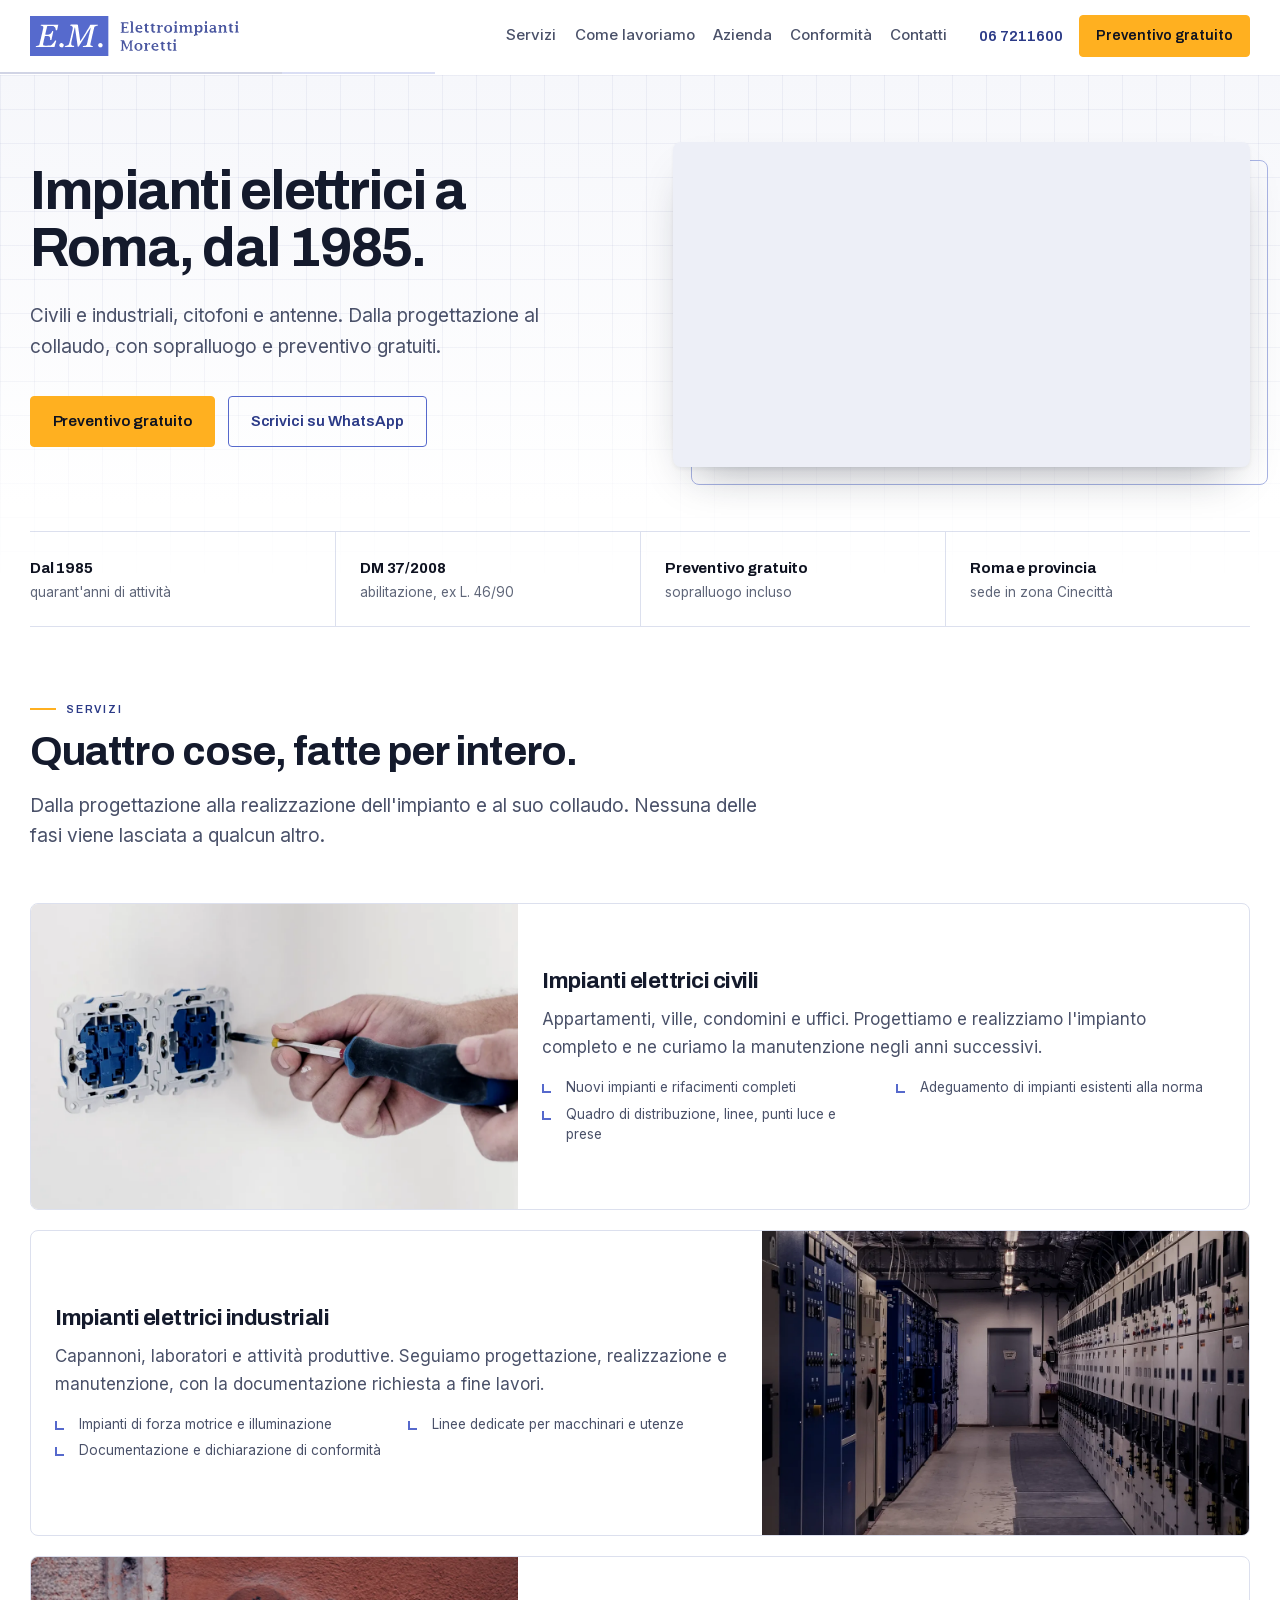
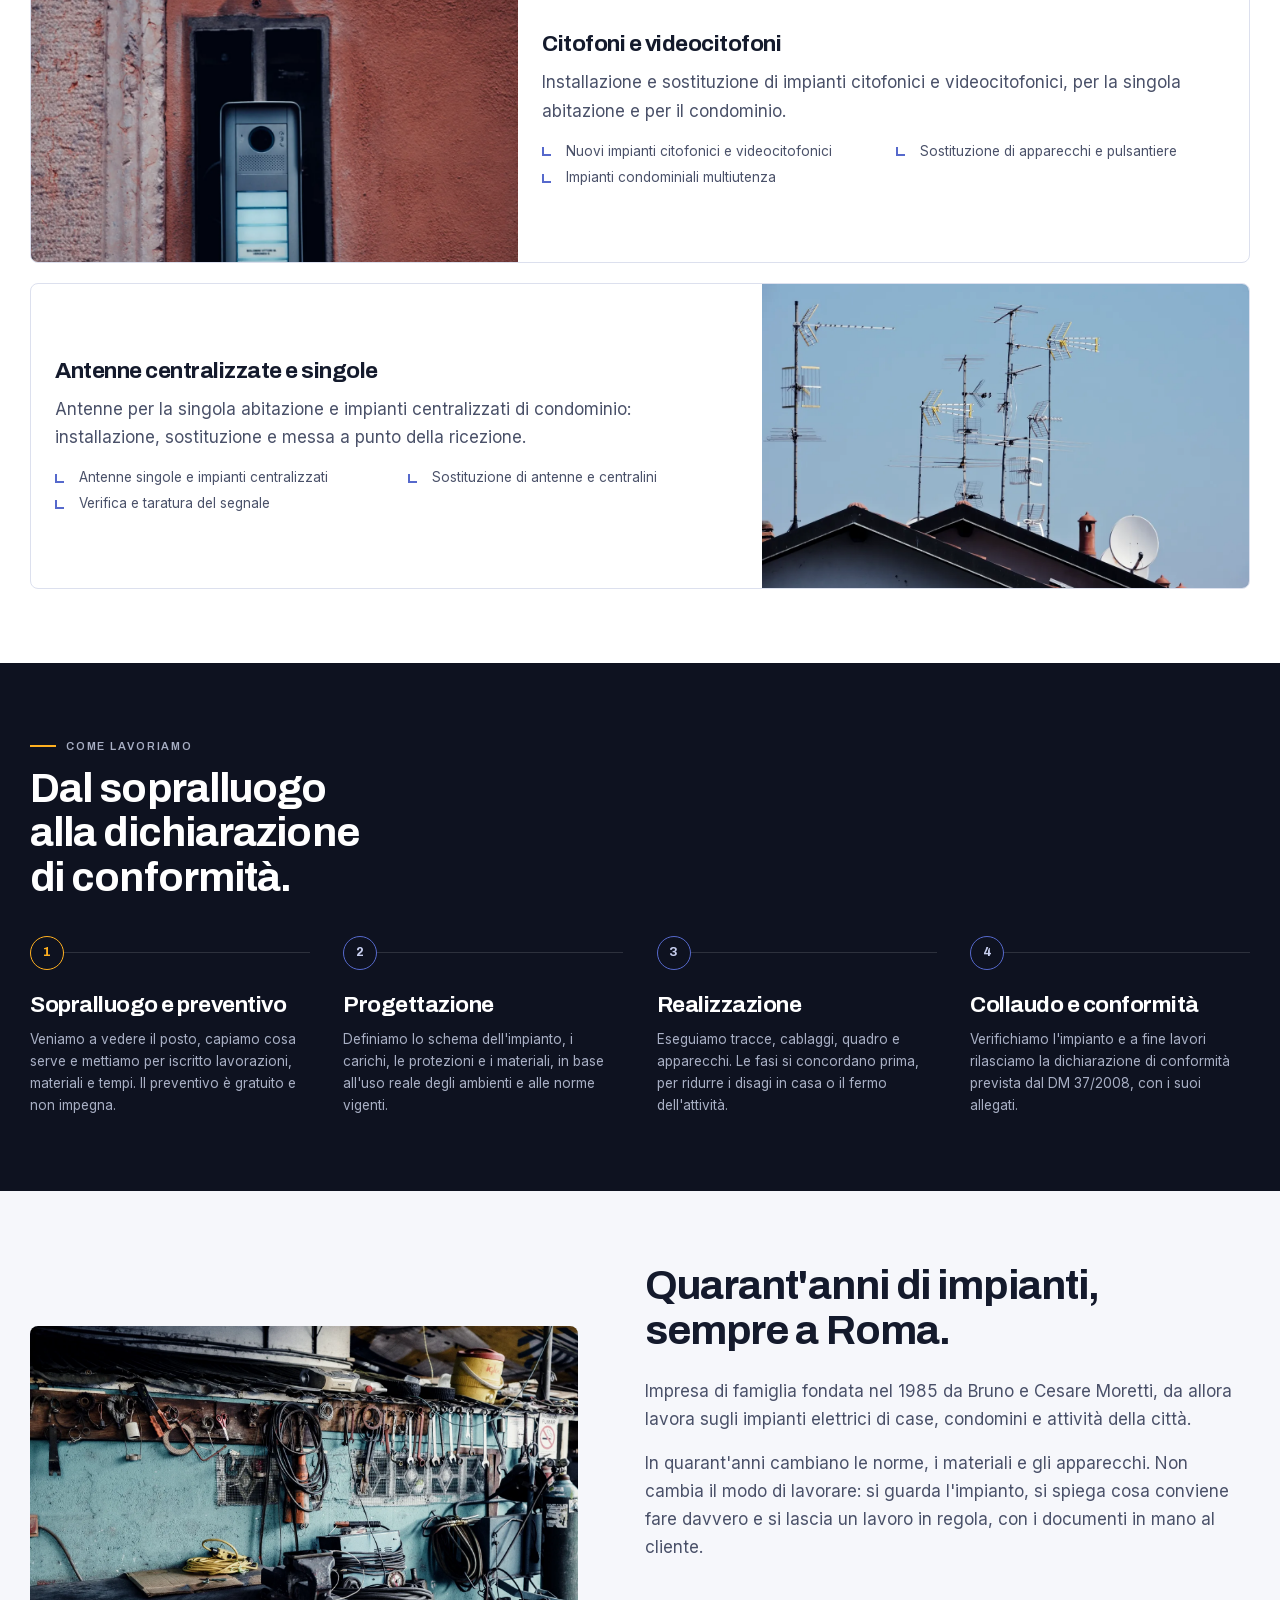
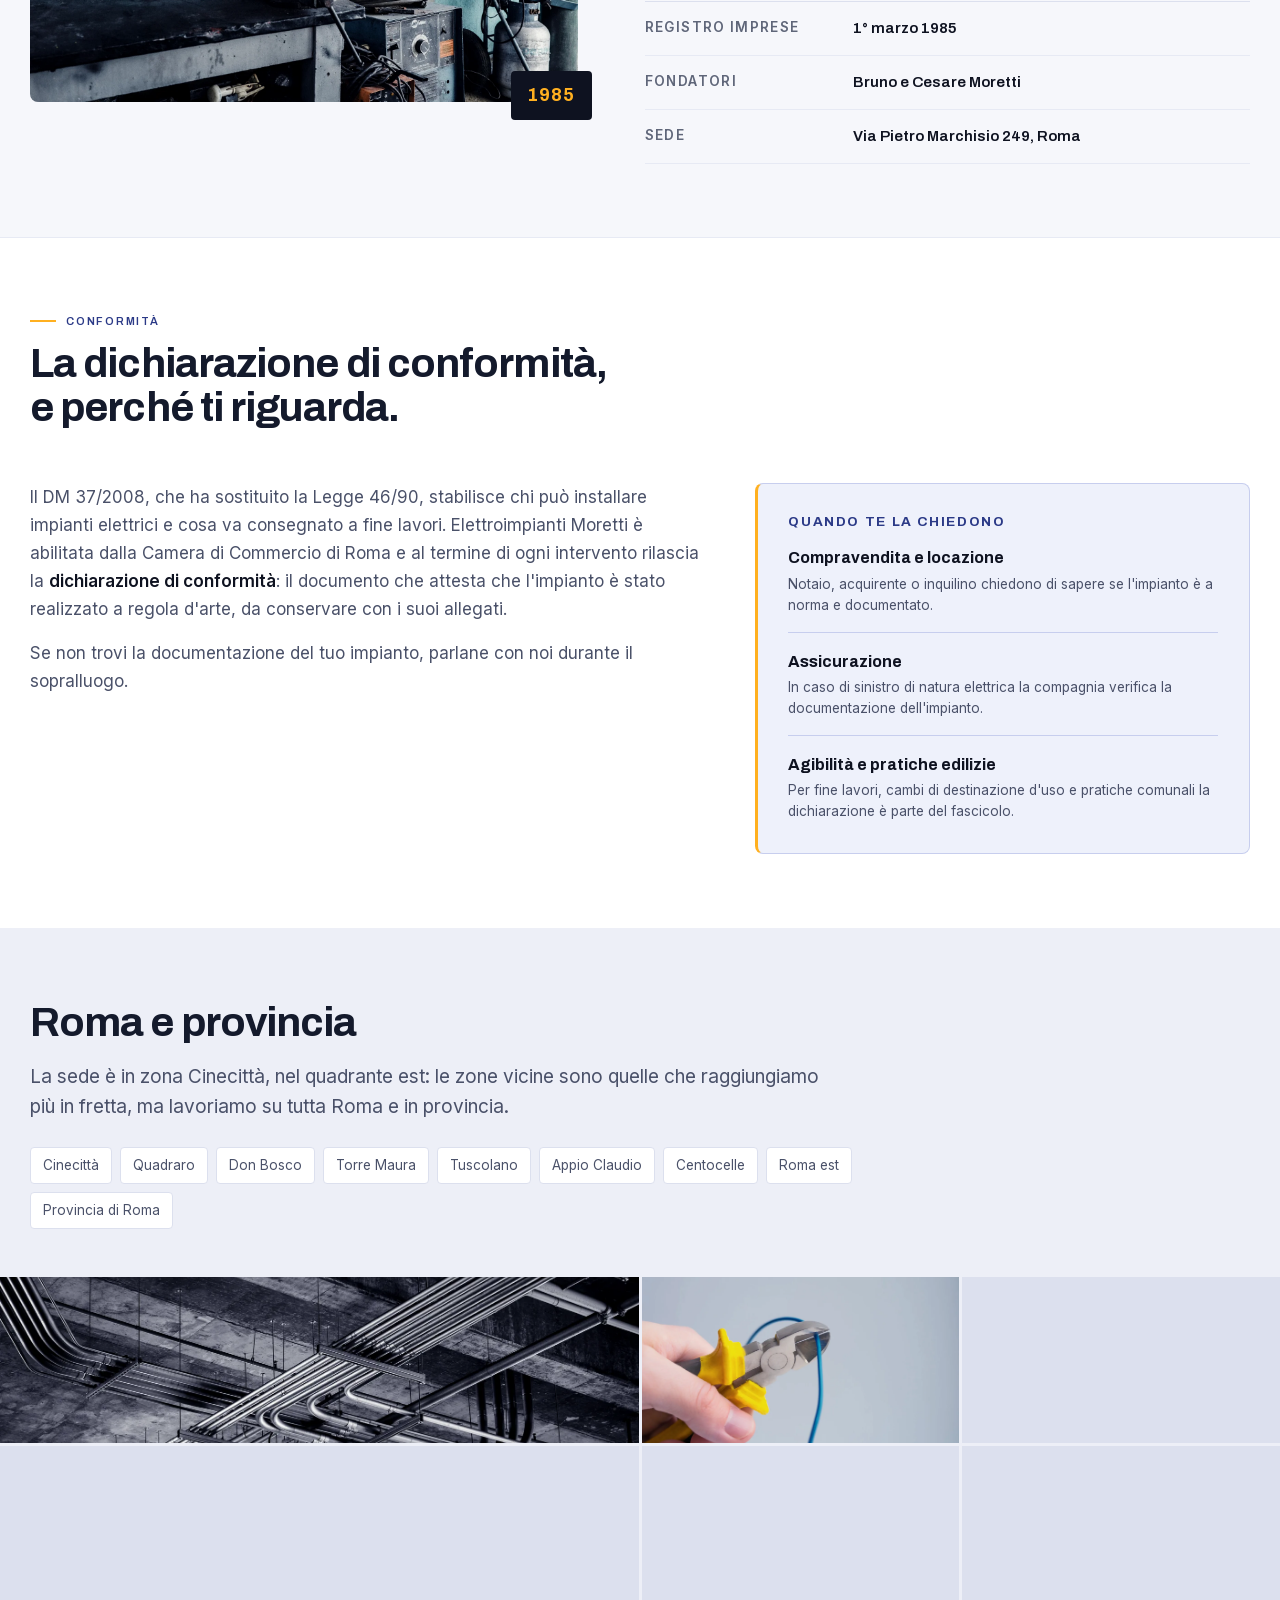
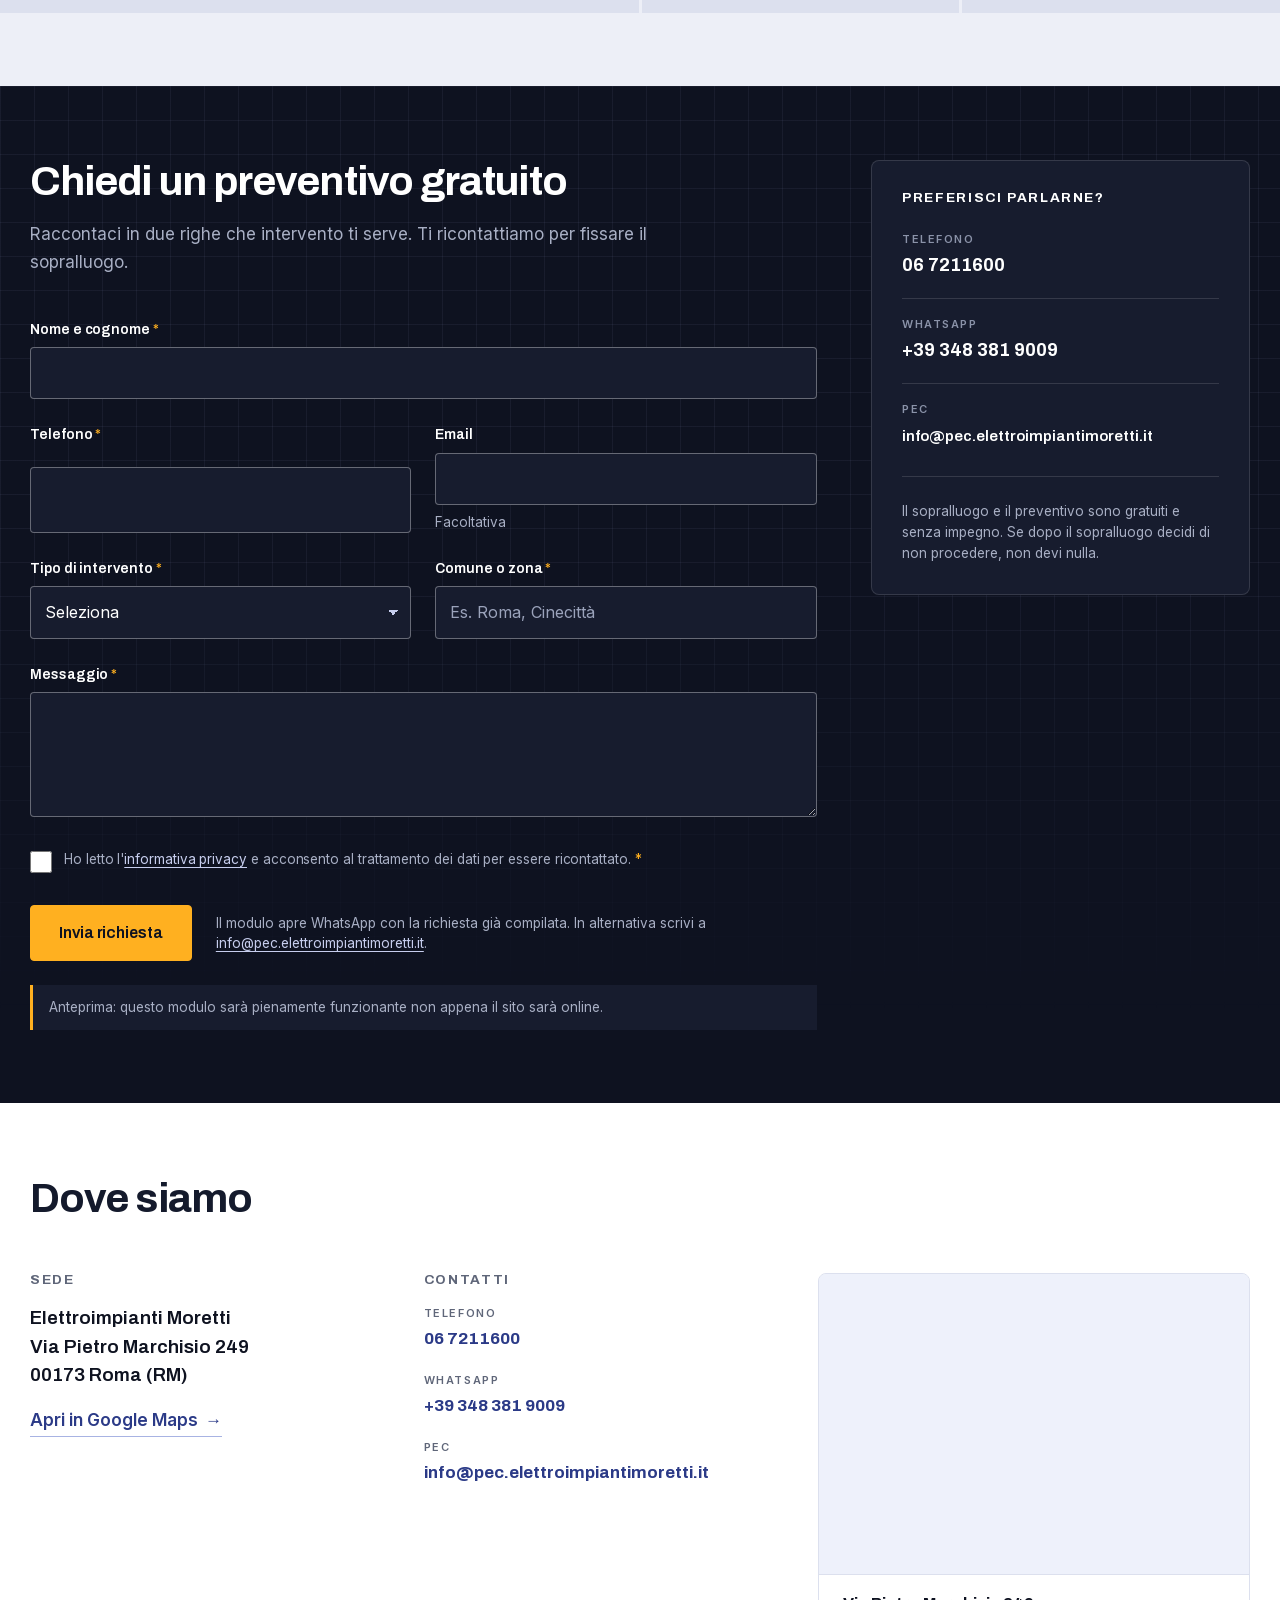
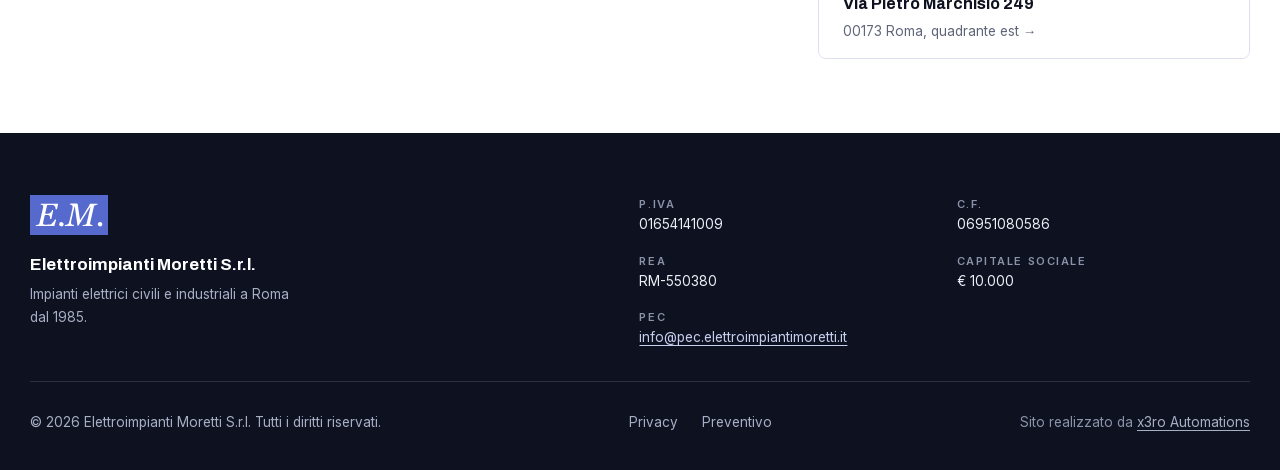
<file: docs/index.html>
<!DOCTYPE html>
<html lang="it" class="no-js">
<head>
<meta charset="utf-8">
<meta name="viewport" content="width=device-width, initial-scale=1">
<title>Impianti elettrici a Roma dal 1985 | Elettroimpianti Moretti</title>
<meta name="description" content="Impianti elettrici civili e industriali, citofoni, videocitofoni e antenne a Roma e provincia. Dalla progettazione al collaudo, con dichiarazione di conformità DM 37/2008. Preventivo gratuito.">
<meta name="robots" content="noindex, nofollow">
<!-- canonical points at the client domain: correct at go-live, inert while the preview is noindex -->
<link rel="canonical" href="https://www.elettroimpiantimoretti.it/">
<meta name="theme-color" content="#0E1220">
<meta name="format-detection" content="telephone=yes">

<meta property="og:type" content="website">
<meta property="og:locale" content="it_IT">
<meta property="og:site_name" content="Elettroimpianti Moretti">
<meta property="og:title" content="Impianti elettrici a Roma dal 1985 | Elettroimpianti Moretti">
<meta property="og:description" content="Impianti elettrici civili e industriali, citofoni e antenne a Roma e provincia. Dalla progettazione al collaudo. Preventivo gratuito.">
<meta property="og:url" content="https://www.elettroimpiantimoretti.it/">
<meta property="og:image" content="https://www.elettroimpiantimoretti.it/assets/img/og.jpg">
<meta property="og:image:width" content="1200">
<meta property="og:image:height" content="630">
<meta property="og:image:alt" content="Elettroimpianti Moretti, impianti elettrici a Roma dal 1985">
<meta name="twitter:card" content="summary_large_image">
<meta name="twitter:title" content="Impianti elettrici a Roma dal 1985 | Elettroimpianti Moretti">
<meta name="twitter:description" content="Impianti elettrici civili e industriali, citofoni e antenne a Roma e provincia. Preventivo gratuito.">
<meta name="twitter:image" content="https://www.elettroimpiantimoretti.it/assets/img/og.jpg">

<link rel="icon" href="assets/img/favicon.svg" type="image/svg+xml">
<link rel="apple-touch-icon" href="assets/img/favicon.svg">
<link rel="stylesheet" href="assets/css/fonts.css">
<link rel="stylesheet" href="assets/css/site.css">
<link rel="preload" as="image" href="assets/img/hero.webp" media="(min-width: 768px)">

<!-- Set in <head>, before first paint: reveal styles must never be gated by a script at the end of <body>. -->
<script>document.documentElement.className = document.documentElement.className.replace(/\bno-js\b/, 'js');</script>

<script type="application/ld+json">
{
  "@context": "https://schema.org",
  "@type": "Electrician",
  "@id": "https://www.elettroimpiantimoretti.it/#azienda",
  "name": "Elettroimpianti Moretti",
  "legalName": "ELETTROIMPIANTI MORETTI S.R.L.",
  "url": "https://www.elettroimpiantimoretti.it/",
  "image": "https://www.elettroimpiantimoretti.it/assets/img/og.jpg",
  "logo": "https://www.elettroimpiantimoretti.it/assets/img/logo.svg",
  "telephone": "+39 06 7211600",
  "email": "info@pec.elettroimpiantimoretti.it",
  "vatID": "IT01654141009",
  "taxID": "06951080586",
  "foundingDate": "1985-03-01",
  "hasMap": "https://maps.app.goo.gl/mHfFU9xuK7F9T9P78",
  "address": {
    "@type": "PostalAddress",
    "streetAddress": "Via Pietro Marchisio 249",
    "postalCode": "00173",
    "addressLocality": "Roma",
    "addressRegion": "RM",
    "addressCountry": "IT"
  },
  "areaServed": [
    { "@type": "City", "name": "Roma" },
    { "@type": "AdministrativeArea", "name": "Provincia di Roma" }
  ],
  "knowsLanguage": "it",
  "hasOfferCatalog": {
    "@type": "OfferCatalog",
    "name": "Servizi",
    "itemListElement": [
      { "@type": "Offer", "itemOffered": { "@type": "Service", "name": "Impianti elettrici civili" } },
      { "@type": "Offer", "itemOffered": { "@type": "Service", "name": "Impianti elettrici industriali" } },
      { "@type": "Offer", "itemOffered": { "@type": "Service", "name": "Citofoni e videocitofoni" } },
      { "@type": "Offer", "itemOffered": { "@type": "Service", "name": "Impianti di antenne centralizzate e singole" } }
    ]
  }
}
</script>
</head>
<body>

<a class="skip-link" href="#main">Vai al contenuto</a>

<header class="site-header" id="site-header" data-header>
  <div class="shell header-inner">
    <a class="brand" href="#top" aria-label="Elettroimpianti Moretti, torna all'inizio">
      <img src="assets/img/logo-lockup.svg" alt="Elettroimpianti Moretti" width="234" height="44" class="brand-lockup">
    </a>

    <nav class="nav" id="nav" aria-label="Menu principale">
      <ul class="nav-list">
        <li><a href="#servizi">Servizi</a></li>
        <li><a href="#processo">Come lavoriamo</a></li>
        <li><a href="#azienda">Azienda</a></li>
        <li><a href="#conformita">Conformità</a></li>
        <li><a href="#contatti">Contatti</a></li>
      </ul>
      <div class="nav-actions">
        <a class="nav-tel" href="tel:+39067211600">06 7211600</a>
        <a class="btn btn-primary btn-sm" href="#preventivo">Preventivo gratuito</a>
      </div>
    </nav>

    <button class="nav-toggle" id="nav-toggle" type="button" aria-expanded="false" aria-controls="nav">
      <span class="nav-toggle-bars" aria-hidden="true"><span></span><span></span><span></span></span>
      <span class="nav-toggle-label">Menu</span>
    </button>
  </div>
  <div class="header-trace" aria-hidden="true"></div>
</header>

<span id="top"></span>
<div id="header-sentinel" aria-hidden="true"></div>

<main id="main">

  <!-- ======================= HERO ======================= -->
  <section class="hero" aria-labelledby="hero-title">
    <div class="grid-paper" aria-hidden="true"></div>
    <div class="shell hero-inner">
      <div class="hero-copy">
        <h1 id="hero-title">Impianti elettrici a Roma, dal&nbsp;1985.</h1>
        <p class="hero-sub">Civili e industriali, citofoni e antenne. Dalla progettazione al collaudo, con sopralluogo e preventivo gratuiti.</p>
        <div class="hero-cta">
          <a class="btn btn-primary" href="#preventivo">Preventivo gratuito</a>
          <a class="btn btn-ghost" href="https://wa.me/393483819009" rel="noopener">Scrivici su WhatsApp</a>
        </div>
      </div>

      <div class="hero-media">
        <picture>
          <source media="(max-width: 767px)" srcset="assets/img/hero-mobile.webp" width="1000" height="1400">
          <img src="assets/img/hero.webp" alt="Elettricista al lavoro su un quadro elettrico durante la realizzazione di un impianto" width="2000" height="1125" decoding="async" fetchpriority="high">
        </picture>
      </div>
    </div>

    <div class="shell">
      <ul class="trust-strip">
        <li><span class="trust-k">Dal 1985</span><span class="trust-v">quarant'anni di attività</span></li>
        <li><span class="trust-k">DM 37/2008</span><span class="trust-v">abilitazione, ex L. 46/90</span></li>
        <li><span class="trust-k">Preventivo gratuito</span><span class="trust-v">sopralluogo incluso</span></li>
        <li><span class="trust-k">Roma e provincia</span><span class="trust-v">sede in zona Cinecittà</span></li>
      </ul>
    </div>
  </section>

  <!-- ======================= SERVIZI ======================= -->
  <section class="section section-white" id="servizi" aria-labelledby="servizi-title">
    <div class="shell">
      <div class="section-head">
        <p class="eyebrow">Servizi</p>
        <h2 id="servizi-title">Quattro cose, fatte per intero.</h2>
        <p class="lede">Dalla progettazione alla realizzazione dell'impianto e al suo collaudo. Nessuna delle fasi viene lasciata a qualcun altro.</p>
      </div>

      <div class="srv-grid" data-reveal-group>
        <article class="srv-card" data-reveal>
          <div class="srv-media">
            <img src="assets/img/srv-civili.webp" alt="Punti presa e cablaggi di un impianto elettrico civile in un appartamento" width="1200" height="900" loading="lazy" decoding="async">
          </div>
          <div class="srv-body">
            <h3>Impianti elettrici civili</h3>
            <p>Appartamenti, ville, condomini e uffici. Progettiamo e realizziamo l'impianto completo e ne curiamo la manutenzione negli anni successivi.</p>
            <ul class="ticks">
              <li>Nuovi impianti e rifacimenti completi</li>
              <li>Adeguamento di impianti esistenti alla norma</li>
              <li>Quadro di distribuzione, linee, punti luce e prese</li>
            </ul>
          </div>
        </article>

        <article class="srv-card" data-reveal>
          <div class="srv-media">
            <img src="assets/img/srv-industriali.webp" alt="Quadro elettrico industriale e canaline di distribuzione in un capannone" width="1200" height="900" loading="lazy" decoding="async">
          </div>
          <div class="srv-body">
            <h3>Impianti elettrici industriali</h3>
            <p>Capannoni, laboratori e attività produttive. Seguiamo progettazione, realizzazione e manutenzione, con la documentazione richiesta a fine lavori.</p>
            <ul class="ticks">
              <li>Impianti di forza motrice e illuminazione</li>
              <li>Linee dedicate per macchinari e utenze</li>
              <li>Documentazione e dichiarazione di conformità</li>
            </ul>
          </div>
        </article>

        <article class="srv-card" data-reveal>
          <div class="srv-media">
            <img src="assets/img/srv-citofoni.webp" alt="Pulsantiera di un videocitofono condominiale installata a muro" width="1200" height="900" loading="lazy" decoding="async">
          </div>
          <div class="srv-body">
            <h3>Citofoni e videocitofoni</h3>
            <p>Installazione e sostituzione di impianti citofonici e videocitofonici, per la singola abitazione e per il condominio.</p>
            <ul class="ticks">
              <li>Nuovi impianti citofonici e videocitofonici</li>
              <li>Sostituzione di apparecchi e pulsantiere</li>
              <li>Impianti condominiali multiutenza</li>
            </ul>
          </div>
        </article>

        <article class="srv-card" data-reveal>
          <div class="srv-media">
            <img src="assets/img/srv-antenne.webp" alt="Antenna televisiva centralizzata installata sul tetto di un edificio a Roma" width="1200" height="900" loading="lazy" decoding="async">
          </div>
          <div class="srv-body">
            <h3>Antenne centralizzate e singole</h3>
            <p>Antenne per la singola abitazione e impianti centralizzati di condominio: installazione, sostituzione e messa a punto della ricezione.</p>
            <ul class="ticks">
              <li>Antenne singole e impianti centralizzati</li>
              <li>Sostituzione di antenne e centralini</li>
              <li>Verifica e taratura del segnale</li>
            </ul>
          </div>
        </article>
      </div>
    </div>
  </section>

  <!-- ======================= PROCESSO ======================= -->
  <section class="section section-ink" id="processo" aria-labelledby="processo-title">
    <div class="shell">
      <div class="section-head section-head-ink">
        <p class="eyebrow eyebrow-ink">Come lavoriamo</p>
        <h2 id="processo-title">Dal sopralluogo alla dichiarazione di conformità.</h2>
      </div>

      <ol class="steps" data-reveal-group>
        <li class="step" data-reveal>
          <span class="step-node" aria-hidden="true">1</span>
          <h3>Sopralluogo e preventivo</h3>
          <p>Veniamo a vedere il posto, capiamo cosa serve e mettiamo per iscritto lavorazioni, materiali e tempi. Il preventivo è gratuito e non impegna.</p>
        </li>
        <li class="step" data-reveal>
          <span class="step-node" aria-hidden="true">2</span>
          <h3>Progettazione</h3>
          <p>Definiamo lo schema dell'impianto, i carichi, le protezioni e i materiali, in base all'uso reale degli ambienti e alle norme vigenti.</p>
        </li>
        <li class="step" data-reveal>
          <span class="step-node" aria-hidden="true">3</span>
          <h3>Realizzazione</h3>
          <p>Eseguiamo tracce, cablaggi, quadro e apparecchi. Le fasi si concordano prima, per ridurre i disagi in casa o il fermo dell'attività.</p>
        </li>
        <li class="step" data-reveal>
          <span class="step-node" aria-hidden="true">4</span>
          <h3>Collaudo e conformità</h3>
          <p>Verifichiamo l'impianto e a fine lavori rilasciamo la dichiarazione di conformità prevista dal DM 37/2008, con i suoi allegati.</p>
        </li>
      </ol>
    </div>
  </section>

  <!-- ======================= AZIENDA ======================= -->
  <section class="section section-paper" id="azienda" aria-labelledby="azienda-title">
    <div class="shell azienda">
      <div class="azienda-media" data-reveal>
        <img src="assets/img/azienda.webp" alt="Furgone e attrezzatura da elettricista davanti a un cantiere a Roma" width="1600" height="1100" loading="lazy" decoding="async">
      </div>
      <div class="azienda-copy" data-reveal>
        <h2 id="azienda-title">Quarant'anni di impianti, sempre a Roma.</h2>
        <p>Impresa di famiglia fondata nel 1985 da Bruno e Cesare Moretti, da allora lavora sugli impianti elettrici di case, condomini e attività della città.</p>
        <p>In quarant'anni cambiano le norme, i materiali e gli apparecchi. Non cambia il modo di lavorare: si guarda l'impianto, si spiega cosa conviene fare davvero e si lascia un lavoro in regola, con i documenti in mano al cliente.</p>
        <dl class="facts">
          <div class="fact"><dt>Registro Imprese</dt><dd>1° marzo 1985</dd></div>
          <div class="fact"><dt>Fondatori</dt><dd>Bruno e Cesare Moretti</dd></div>
          <div class="fact"><dt>Sede</dt><dd>Via Pietro Marchisio 249, Roma</dd></div>
        </dl>
      </div>
    </div>
  </section>

  <!-- ======================= CONFORMITÀ ======================= -->
  <section class="section section-white" id="conformita" aria-labelledby="conformita-title">
    <div class="shell">
      <div class="section-head">
        <p class="eyebrow">Conformità</p>
        <h2 id="conformita-title">La dichiarazione di conformità, e perché ti riguarda.</h2>
      </div>

      <div class="conf-layout">
        <div class="conf-prose" data-reveal>
          <p>Il DM 37/2008, che ha sostituito la Legge 46/90, stabilisce chi può installare impianti elettrici e cosa va consegnato a fine lavori. Elettroimpianti Moretti è abilitata dalla Camera di Commercio di Roma e al termine di ogni intervento rilascia la <strong>dichiarazione di conformità</strong>: il documento che attesta che l'impianto è stato realizzato a regola d'arte, da conservare con i suoi allegati.</p>
          <p>Se non trovi la documentazione del tuo impianto, parlane con noi durante il sopralluogo.</p>
        </div>

        <aside class="conf-side" data-reveal>
          <h3 class="conf-side-title">Quando te la chiedono</h3>
          <ul class="conf-cases">
            <li>
              <span class="conf-case-k">Compravendita e locazione</span>
              <span class="conf-case-v">Notaio, acquirente o inquilino chiedono di sapere se l'impianto è a norma e documentato.</span>
            </li>
            <li>
              <span class="conf-case-k">Assicurazione</span>
              <span class="conf-case-v">In caso di sinistro di natura elettrica la compagnia verifica la documentazione dell'impianto.</span>
            </li>
            <li>
              <span class="conf-case-k">Agibilità e pratiche edilizie</span>
              <span class="conf-case-v">Per fine lavori, cambi di destinazione d'uso e pratiche comunali la dichiarazione è parte del fascicolo.</span>
            </li>
          </ul>
        </aside>
      </div>
    </div>
  </section>

  <!-- ======================= ZONA SERVITA ======================= -->
  <section class="section section-tint" id="zona" aria-labelledby="zona-title">
    <div class="shell">
      <div class="zona-head">
        <h2 id="zona-title">Roma e provincia</h2>
        <p class="lede">La sede è in zona Cinecittà, nel quadrante est: le zone vicine sono quelle che raggiungiamo più in fretta, ma lavoriamo su tutta Roma e in provincia.</p>
        <ul class="zone-tags">
          <li>Cinecittà</li>
          <li>Quadraro</li>
          <li>Don Bosco</li>
          <li>Torre Maura</li>
          <li>Tuscolano</li>
          <li>Appio Claudio</li>
          <li>Centocelle</li>
          <li>Roma est</li>
          <li>Provincia di Roma</li>
        </ul>
      </div>
    </div>

    <div class="gallery" data-reveal-group>
      <figure data-reveal><img src="assets/img/work-01.webp" alt="Cavi elettrici ordinati dentro una canalina a parete" width="1400" height="1050" loading="lazy" decoding="async"></figure>
      <figure data-reveal><img src="assets/img/work-02.webp" alt="Quadro elettrico civile con interruttori magnetotermici in fila" width="1400" height="1050" loading="lazy" decoding="async"></figure>
      <figure data-reveal><img src="assets/img/work-03.webp" alt="Tracce a muro predisposte per il passaggio dei corrugati" width="1400" height="1050" loading="lazy" decoding="async"></figure>
      <figure data-reveal><img src="assets/img/work-04.webp" alt="Corpi illuminanti a soffitto in un ambiente di lavoro" width="1400" height="1050" loading="lazy" decoding="async"></figure>
      <figure data-reveal><img src="assets/img/work-05.webp" alt="Strumento di misura collegato a un impianto durante le verifiche" width="1400" height="1050" loading="lazy" decoding="async"></figure>
      <figure data-reveal><img src="assets/img/work-06.webp" alt="Palazzina romana con impianto di antenna centralizzata sul tetto" width="1400" height="1050" loading="lazy" decoding="async"></figure>
    </div>
  </section>

  <!-- ======================= PREVENTIVO ======================= -->
  <section class="section section-ink" id="preventivo" aria-labelledby="preventivo-title">
    <div class="grid-paper grid-paper-ink" aria-hidden="true"></div>
    <div class="shell prev-layout">

      <div class="prev-form-wrap">
        <h2 id="preventivo-title">Chiedi un preventivo gratuito</h2>
        <p class="prev-sub">Raccontaci in due righe che intervento ti serve. Ti ricontattiamo per fissare il sopralluogo.</p>

        <form class="form" id="quote-form" novalidate>
          <div class="field">
            <label for="f-nome">Nome e cognome <span class="req" aria-hidden="true">*</span></label>
            <input type="text" id="f-nome" name="nome" autocomplete="name" required aria-describedby="e-nome">
            <p class="err" id="e-nome" hidden></p>
          </div>

          <div class="field-row">
            <div class="field">
              <label for="f-tel">Telefono <span class="req" aria-hidden="true">*</span></label>
              <input type="tel" id="f-tel" name="telefono" inputmode="tel" autocomplete="tel" required aria-describedby="e-tel">
              <p class="err" id="e-tel" hidden></p>
            </div>
            <div class="field">
              <label for="f-email">Email</label>
              <input type="email" id="f-email" name="email" autocomplete="email" aria-describedby="e-email h-email">
              <p class="hint" id="h-email">Facoltativa</p>
              <p class="err" id="e-email" hidden></p>
            </div>
          </div>

          <div class="field-row">
            <div class="field">
              <label for="f-tipo">Tipo di intervento <span class="req" aria-hidden="true">*</span></label>
              <select id="f-tipo" name="tipo" required aria-describedby="e-tipo">
                <option value="">Seleziona</option>
                <option>Impianto elettrico civile</option>
                <option>Impianto elettrico industriale</option>
                <option>Citofono o videocitofono</option>
                <option>Antenna singola o centralizzata</option>
                <option>Altro</option>
              </select>
              <p class="err" id="e-tipo" hidden></p>
            </div>
            <div class="field">
              <label for="f-zona">Comune o zona <span class="req" aria-hidden="true">*</span></label>
              <input type="text" id="f-zona" name="zona" placeholder="Es. Roma, Cinecittà" required aria-describedby="e-zona">
              <p class="err" id="e-zona" hidden></p>
            </div>
          </div>

          <div class="field">
            <label for="f-msg">Messaggio <span class="req" aria-hidden="true">*</span></label>
            <textarea id="f-msg" name="messaggio" rows="4" required aria-describedby="e-msg"></textarea>
            <p class="err" id="e-msg" hidden></p>
          </div>

          <div class="field field-check">
            <input type="checkbox" id="f-privacy" name="privacy" required aria-describedby="e-privacy">
            <label for="f-privacy">Ho letto l'<a href="privacy.html">informativa privacy</a> e acconsento al trattamento dei dati per essere ricontattato. <span class="req" aria-hidden="true">*</span></label>
            <p class="err" id="e-privacy" hidden></p>
          </div>

          <div class="form-foot">
            <button class="btn btn-primary btn-lg" type="submit">Invia richiesta</button>
            <p class="form-note" id="form-status" role="status">Il modulo apre WhatsApp con la richiesta già compilata. In alternativa scrivi a <a href="mailto:info@pec.elettroimpiantimoretti.it">info@pec.elettroimpiantimoretti.it</a>.</p>
          </div>
        </form>

        <p class="form-preview-note">Anteprima: questo modulo sarà pienamente funzionante non appena il sito sarà online.</p>
      </div>

      <aside class="prev-side">
        <h3 class="prev-side-title">Preferisci parlarne?</h3>
        <ul class="prev-contacts">
          <li><span class="k">Telefono</span><a class="v" href="tel:+39067211600">06 7211600</a></li>
          <li><span class="k">WhatsApp</span><a class="v" href="https://wa.me/393483819009" rel="noopener">+39 348 381 9009</a></li>
          <li><span class="k">PEC</span><a class="v v-small" href="mailto:info@pec.elettroimpiantimoretti.it">info@pec.elettroimpiantimoretti.it</a></li>
        </ul>
        <div class="prev-side-note">
          <p>Il sopralluogo e il preventivo sono gratuiti e senza impegno. Se dopo il sopralluogo decidi di non procedere, non devi nulla.</p>
        </div>
      </aside>
    </div>
  </section>

  <!-- ======================= CONTATTI ======================= -->
  <section class="section section-white" id="contatti" aria-labelledby="contatti-title">
    <div class="shell">
      <div class="section-head">
        <h2 id="contatti-title">Dove siamo</h2>
      </div>

      <div class="contact-layout">
        <div class="contact-col" data-reveal>
          <h3 class="contact-k">Sede</h3>
          <address class="contact-address">
            Elettroimpianti Moretti<br>
            Via Pietro Marchisio 249<br>
            00173 Roma (RM)
          </address>
          <a class="link-arrow" href="https://maps.app.goo.gl/mHfFU9xuK7F9T9P78" rel="noopener">Apri in Google Maps</a>
        </div>

        <div class="contact-col" data-reveal>
          <h3 class="contact-k">Contatti</h3>
          <ul class="contact-list">
            <li><span>Telefono</span><a href="tel:+39067211600">06 7211600</a></li>
            <li><span>WhatsApp</span><a href="https://wa.me/393483819009" rel="noopener">+39 348 381 9009</a></li>
            <li><span>PEC</span><a href="mailto:info@pec.elettroimpiantimoretti.it">info@pec.elettroimpiantimoretti.it</a></li>
          </ul>
        </div>

        <div class="map-card">
          <iframe
            class="map-frame"
            src="https://maps.google.com/maps?q=Via%20Pietro%20Marchisio%20249%2C%2000173%20Roma&amp;z=16&amp;output=embed"
            title="Mappa: via Pietro Marchisio 249, 00173 Roma"
            width="600" height="340"
            loading="lazy"
            referrerpolicy="no-referrer-when-downgrade"
            allowfullscreen></iframe>
          <a class="map-label" href="https://maps.app.goo.gl/mHfFU9xuK7F9T9P78" rel="noopener"
             aria-label="Apri via Pietro Marchisio 249 su Google Maps">
            <span class="map-label-k">Via Pietro Marchisio 249</span>
            <span class="map-label-v">00173 Roma, quadrante est &#8594;</span>
          </a>
        </div>
      </div>
    </div>
  </section>

</main>

<footer class="site-footer">
  <div class="shell">
    <div class="footer-top">
      <div class="footer-brand">
        <img src="assets/img/logo-mark.svg" alt="" width="78" height="40" aria-hidden="true" class="footer-mark">
        <p class="footer-name">Elettroimpianti Moretti S.r.l.</p>
        <p class="footer-claim">Impianti elettrici civili e industriali a Roma dal 1985.</p>
      </div>
      <dl class="footer-legal">
        <div><dt>P.IVA</dt><dd>01654141009</dd></div>
        <div><dt>C.F.</dt><dd>06951080586</dd></div>
        <div><dt>REA</dt><dd>RM-550380</dd></div>
        <div><dt>Capitale sociale</dt><dd>€ 10.000</dd></div>
        <div><dt>PEC</dt><dd><a href="mailto:info@pec.elettroimpiantimoretti.it">info@pec.elettroimpiantimoretti.it</a></dd></div>
      </dl>
    </div>
    <div class="footer-bottom">
      <p>© <span id="year">2026</span> Elettroimpianti Moretti S.r.l. Tutti i diritti riservati.</p>
      <nav class="footer-links" aria-label="Link di servizio">
        <a href="privacy.html">Privacy</a>
        <a href="#preventivo">Preventivo</a>
      </nav>
      <p class="footer-credit">Sito realizzato da <a href="https://x3roautomations.it" target="_blank" rel="noopener">x3ro Automations</a></p>
    </div>
  </div>
</footer>

<div class="cta-bar">
  <a class="cta-bar-tel" href="tel:+39067211600">Chiama 06 7211600</a>
  <a class="cta-bar-wa" href="https://wa.me/393483819009" rel="noopener">WhatsApp</a>
</div>

<script src="assets/js/site.js" defer></script>
</body>
</html>
</file>
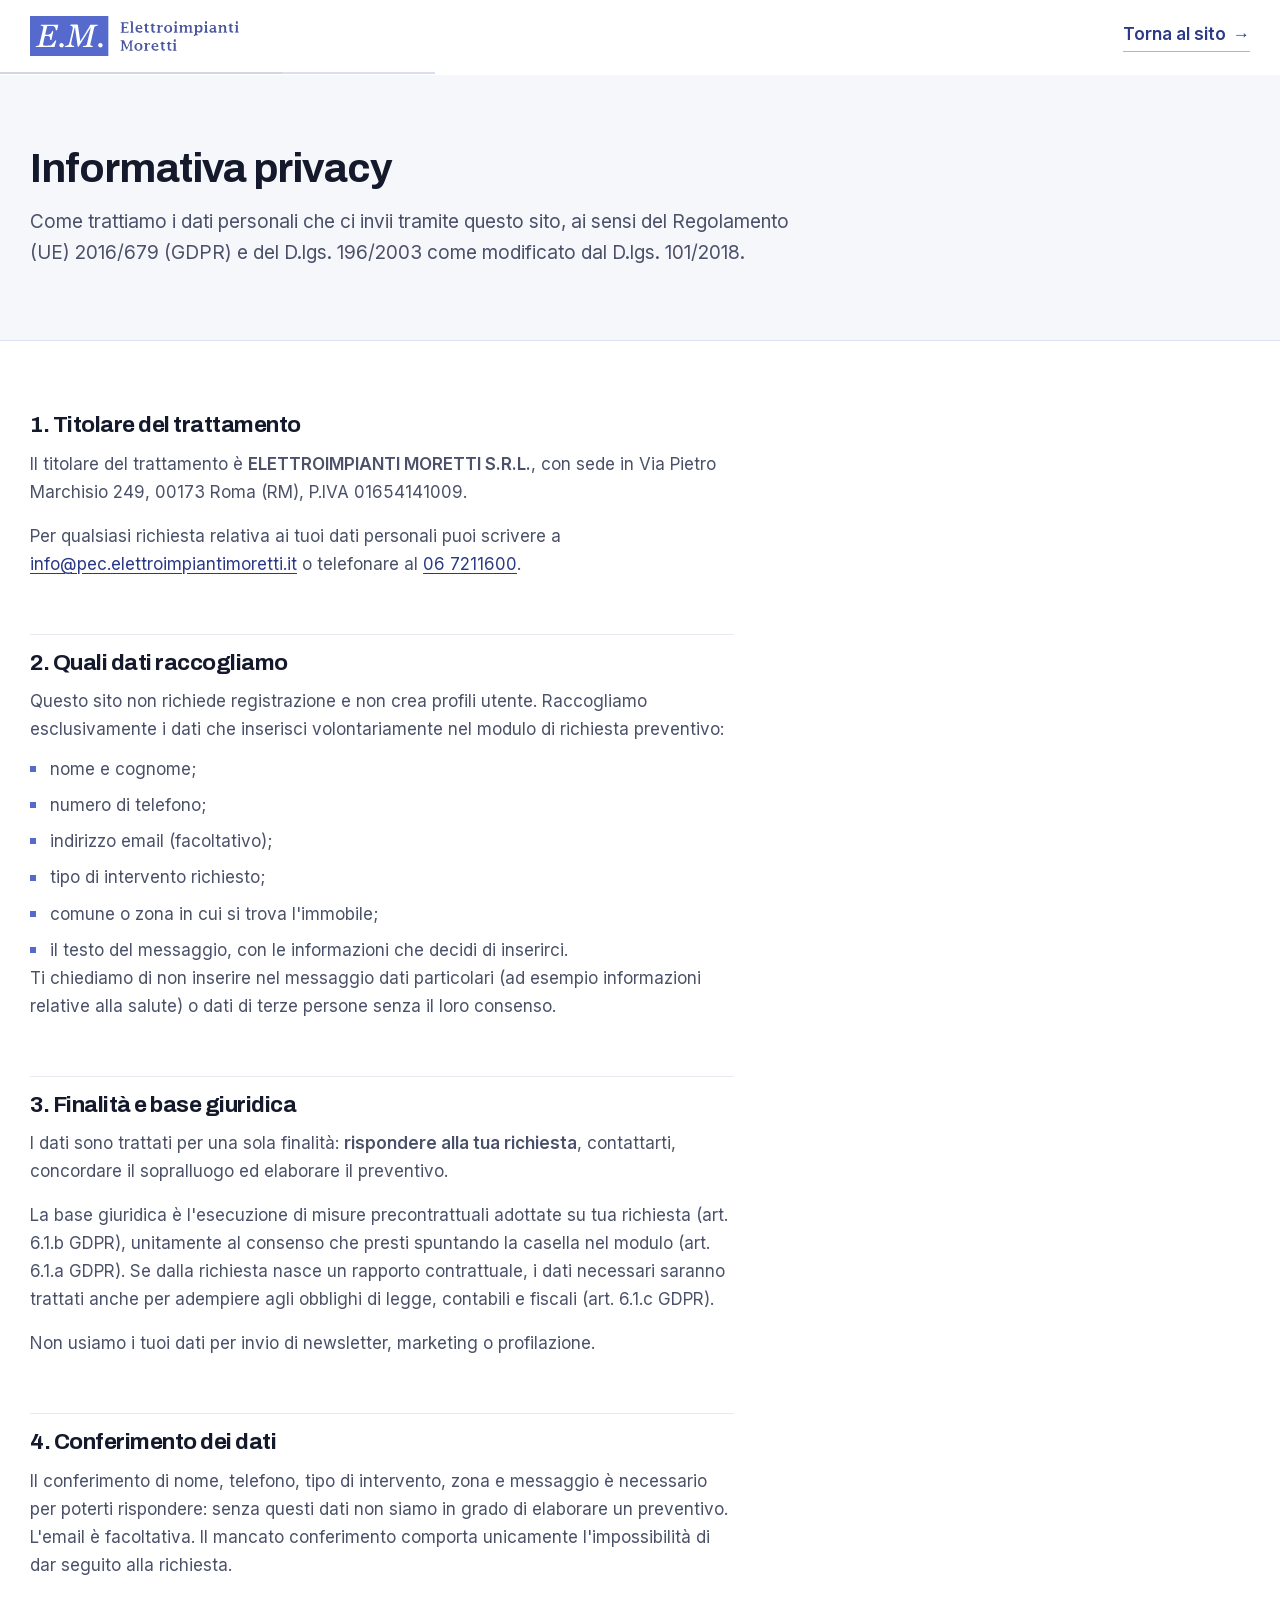
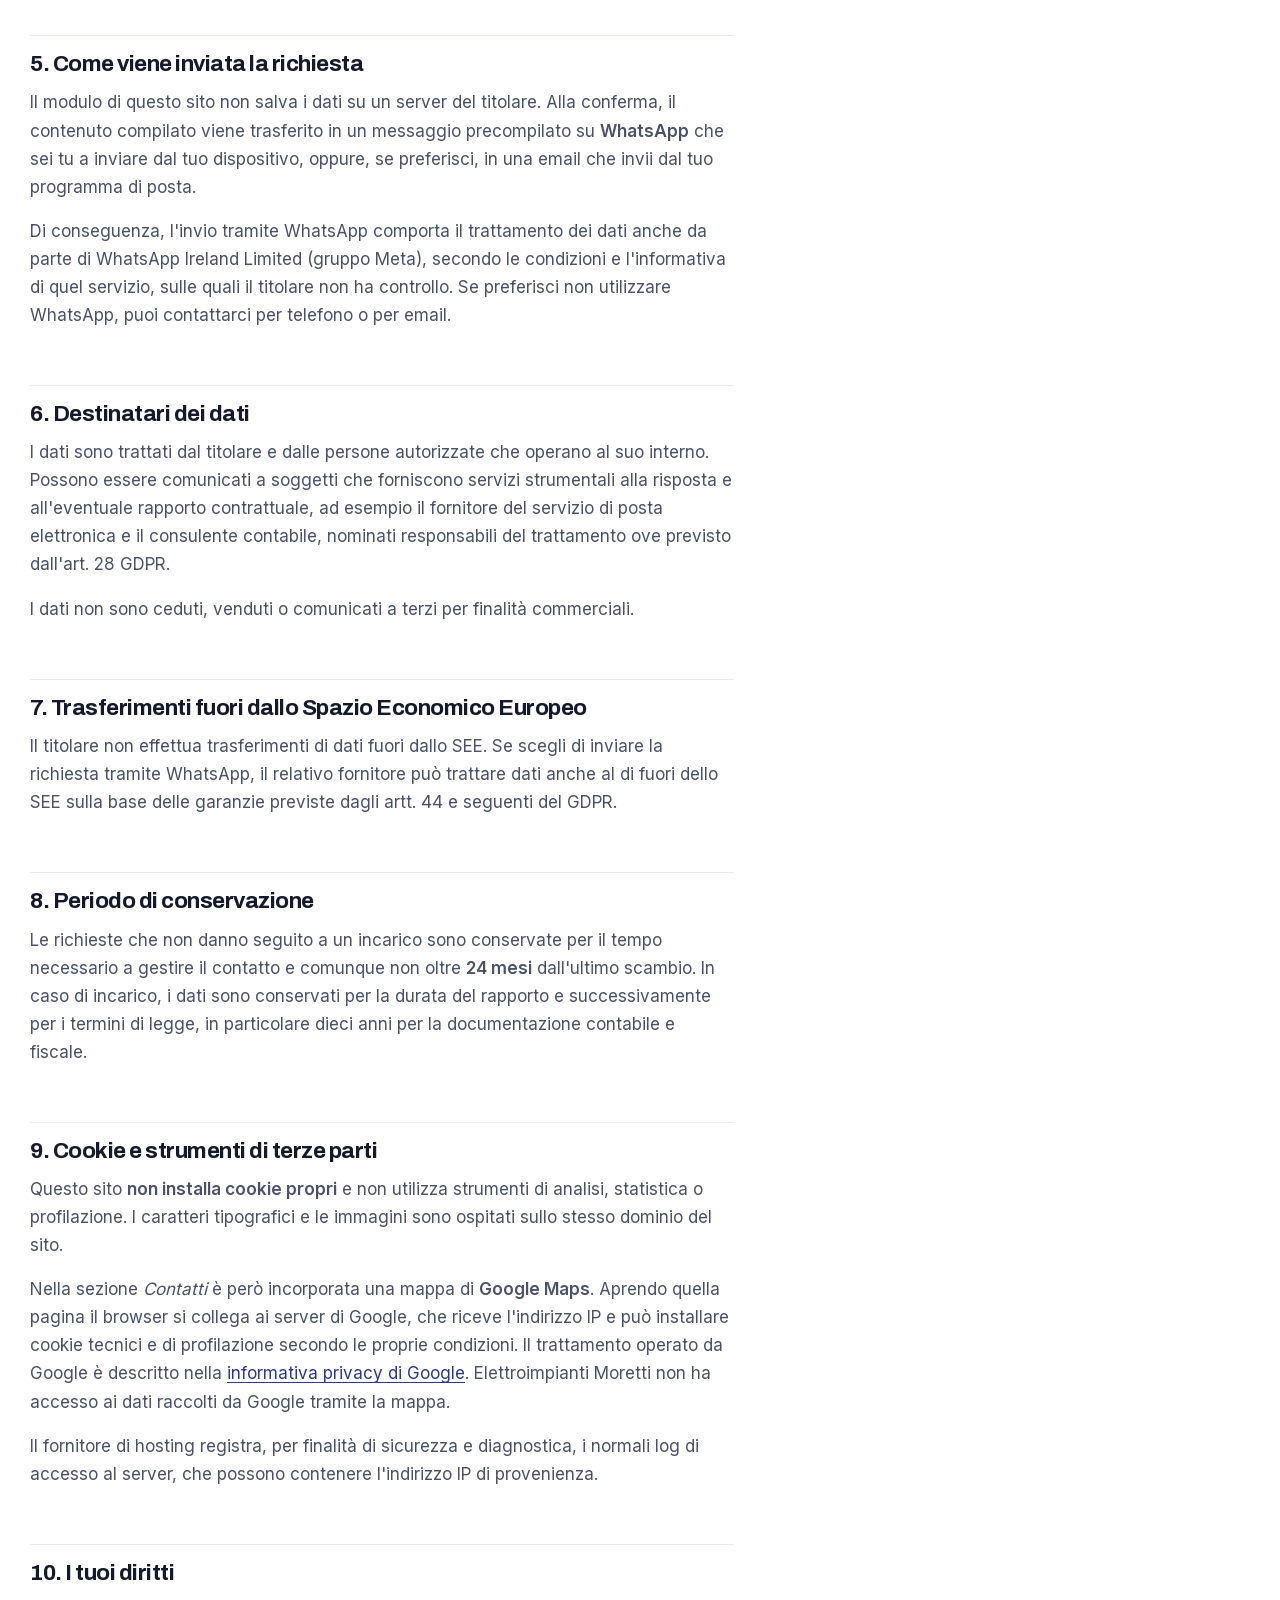
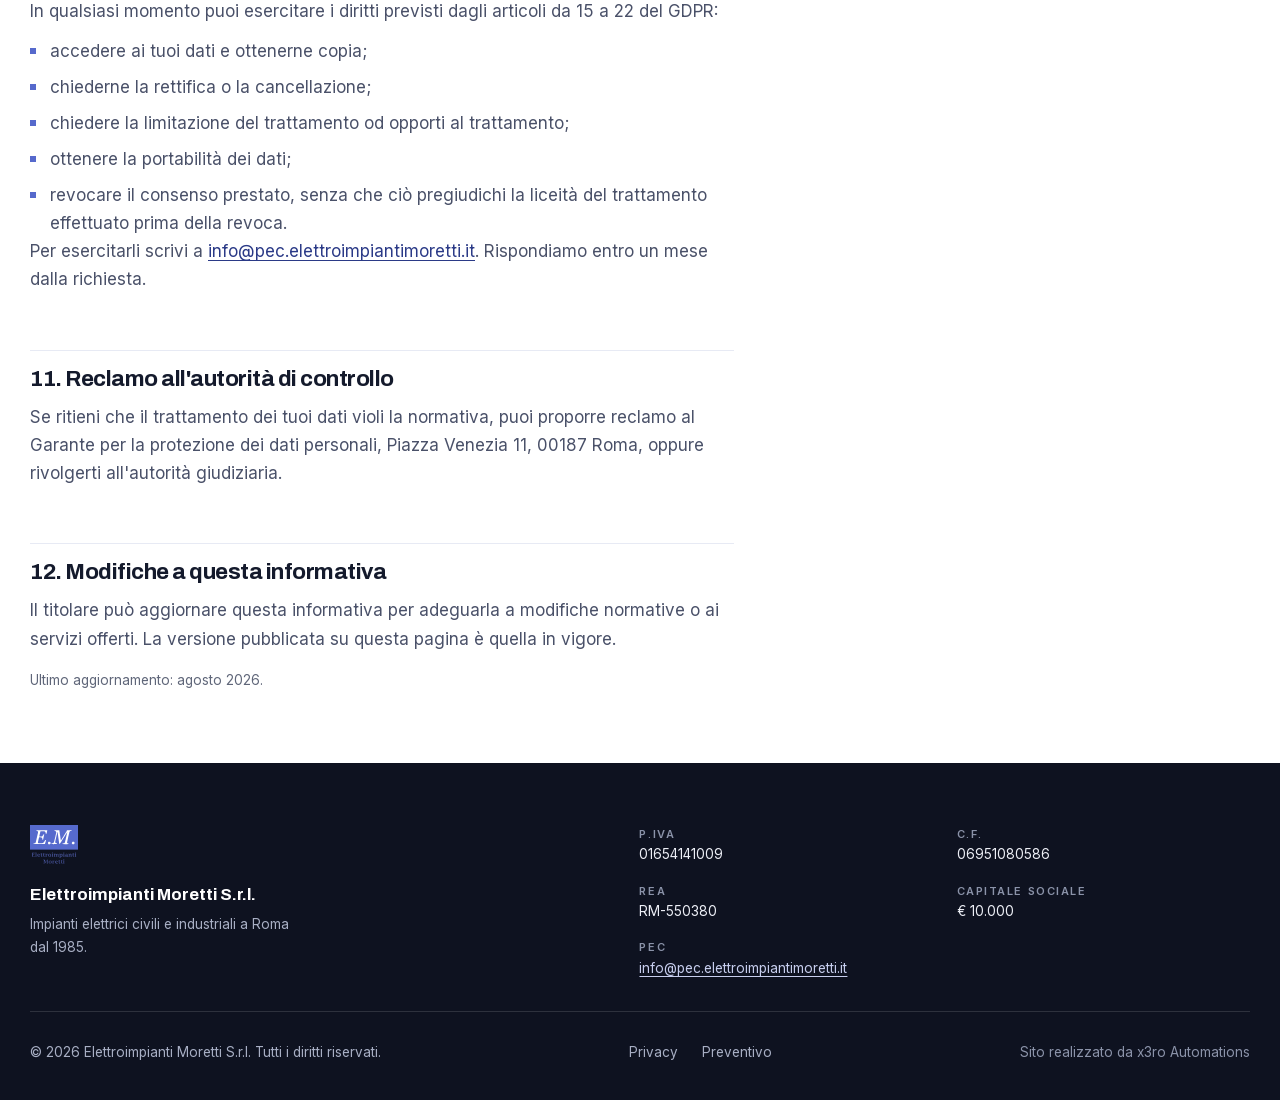
<file: docs/privacy.html>
<!DOCTYPE html>
<html lang="it" class="no-js">
<head>
<meta charset="utf-8">
<meta name="viewport" content="width=device-width, initial-scale=1">
<title>Informativa privacy | Elettroimpianti Moretti</title>
<meta name="description" content="Informativa sul trattamento dei dati personali raccolti tramite il modulo di richiesta preventivo del sito di Elettroimpianti Moretti S.r.l.">
<meta name="robots" content="noindex, nofollow">
<link rel="canonical" href="https://www.elettroimpiantimoretti.it/privacy.html">
<meta name="theme-color" content="#0E1220">
<link rel="icon" href="assets/img/favicon.svg" type="image/svg+xml">
<link rel="stylesheet" href="assets/css/fonts.css">
<link rel="stylesheet" href="assets/css/site.css">
<script>document.documentElement.className = document.documentElement.className.replace(/\bno-js\b/, 'js');</script>
</head>
<body>

<a class="skip-link" href="#main">Vai al contenuto</a>

<header class="site-header" data-header>
  <div class="shell header-inner">
    <a class="brand" href="index.html" aria-label="Elettroimpianti Moretti, torna alla home">
      <img src="assets/img/logo-lockup.svg" alt="Elettroimpianti Moretti" width="230" height="44" class="brand-lockup">
    </a>
    <a class="link-arrow" href="index.html">Torna al sito</a>
  </div>
  <div class="header-trace" aria-hidden="true"></div>
</header>

<main id="main">
  <div class="page-head">
    <div class="shell">
      <h1>Informativa privacy</h1>
      <p class="lede">Come trattiamo i dati personali che ci invii tramite questo sito, ai sensi del Regolamento (UE) 2016/679 (GDPR) e del D.lgs. 196/2003 come modificato dal D.lgs. 101/2018.</p>
    </div>
  </div>

  <div class="shell">
    <article class="prose">

      <h2>1. Titolare del trattamento</h2>
      <p>Il titolare del trattamento è <strong>ELETTROIMPIANTI MORETTI S.R.L.</strong>, con sede in Via Pietro Marchisio 249, 00173 Roma (RM), P.IVA 01654141009.</p>
      <p>Per qualsiasi richiesta relativa ai tuoi dati personali puoi scrivere a <a href="mailto:info@pec.elettroimpiantimoretti.it">info@pec.elettroimpiantimoretti.it</a> o telefonare al <a href="tel:+39067211600">06 7211600</a>.</p>
      <!-- DA CONFERMARE CON IL CLIENTE: indirizzo email ordinario dedicato alle richieste privacy, se diverso dalla PEC. -->
      <!-- DA CONFERMARE CON IL CLIENTE: eventuale nomina di un Responsabile della protezione dei dati (DPO). Per una S.r.l. di queste dimensioni normalmente non e' obbligatorio, quindi il paragrafo non e' presente. -->

      <h2>2. Quali dati raccogliamo</h2>
      <p>Questo sito non richiede registrazione e non crea profili utente. Raccogliamo esclusivamente i dati che inserisci volontariamente nel modulo di richiesta preventivo:</p>
      <ul>
        <li>nome e cognome;</li>
        <li>numero di telefono;</li>
        <li>indirizzo email (facoltativo);</li>
        <li>tipo di intervento richiesto;</li>
        <li>comune o zona in cui si trova l'immobile;</li>
        <li>il testo del messaggio, con le informazioni che decidi di inserirci.</li>
      </ul>
      <p>Ti chiediamo di non inserire nel messaggio dati particolari (ad esempio informazioni relative alla salute) o dati di terze persone senza il loro consenso.</p>

      <h2>3. Finalità e base giuridica</h2>
      <p>I dati sono trattati per una sola finalità: <strong>rispondere alla tua richiesta</strong>, contattarti, concordare il sopralluogo ed elaborare il preventivo.</p>
      <p>La base giuridica è l'esecuzione di misure precontrattuali adottate su tua richiesta (art. 6.1.b GDPR), unitamente al consenso che presti spuntando la casella nel modulo (art. 6.1.a GDPR). Se dalla richiesta nasce un rapporto contrattuale, i dati necessari saranno trattati anche per adempiere agli obblighi di legge, contabili e fiscali (art. 6.1.c GDPR).</p>
      <p>Non usiamo i tuoi dati per invio di newsletter, marketing o profilazione.</p>

      <h2>4. Conferimento dei dati</h2>
      <p>Il conferimento di nome, telefono, tipo di intervento, zona e messaggio è necessario per poterti rispondere: senza questi dati non siamo in grado di elaborare un preventivo. L'email è facoltativa. Il mancato conferimento comporta unicamente l'impossibilità di dar seguito alla richiesta.</p>

      <h2>5. Come viene inviata la richiesta</h2>
      <p>Il modulo di questo sito non salva i dati su un server del titolare. Alla conferma, il contenuto compilato viene trasferito in un messaggio precompilato su <strong>WhatsApp</strong> che sei tu a inviare dal tuo dispositivo, oppure, se preferisci, in una email che invii dal tuo programma di posta.</p>
      <p>Di conseguenza, l'invio tramite WhatsApp comporta il trattamento dei dati anche da parte di WhatsApp Ireland Limited (gruppo Meta), secondo le condizioni e l'informativa di quel servizio, sulle quali il titolare non ha controllo. Se preferisci non utilizzare WhatsApp, puoi contattarci per telefono o per email.</p>
      <!-- DA CONFERMARE CON IL CLIENTE: se in futuro il modulo verra' collegato a un endpoint proprio (invio email lato server o CRM), questo paragrafo va riscritto indicando fornitore, luogo di conservazione e tempi. -->

      <h2>6. Destinatari dei dati</h2>
      <p>I dati sono trattati dal titolare e dalle persone autorizzate che operano al suo interno. Possono essere comunicati a soggetti che forniscono servizi strumentali alla risposta e all'eventuale rapporto contrattuale, ad esempio il fornitore del servizio di posta elettronica e il consulente contabile, nominati responsabili del trattamento ove previsto dall'art. 28 GDPR.</p>
      <p>I dati non sono ceduti, venduti o comunicati a terzi per finalità commerciali.</p>

      <h2>7. Trasferimenti fuori dallo Spazio Economico Europeo</h2>
      <p>Il titolare non effettua trasferimenti di dati fuori dallo SEE. Se scegli di inviare la richiesta tramite WhatsApp, il relativo fornitore può trattare dati anche al di fuori dello SEE sulla base delle garanzie previste dagli artt. 44 e seguenti del GDPR.</p>

      <h2>8. Periodo di conservazione</h2>
      <p>Le richieste che non danno seguito a un incarico sono conservate per il tempo necessario a gestire il contatto e comunque non oltre <strong>24 mesi</strong> dall'ultimo scambio. In caso di incarico, i dati sono conservati per la durata del rapporto e successivamente per i termini di legge, in particolare dieci anni per la documentazione contabile e fiscale.</p>
      <!-- DA CONFERMARE CON IL CLIENTE: i 24 mesi sono una scelta prudenziale; puo' indicare un periodo diverso purche' motivato. -->

      <h2>9. Cookie e strumenti di terze parti</h2>
      <p>Questo sito <strong>non installa cookie propri</strong> e non utilizza strumenti di analisi, statistica o profilazione. I caratteri tipografici e le immagini sono ospitati sullo stesso dominio del sito.</p>
      <p>Nella sezione <em>Contatti</em> è però incorporata una mappa di <strong>Google Maps</strong>. Aprendo quella pagina il browser si collega ai server di Google, che riceve l'indirizzo IP e può installare cookie tecnici e di profilazione secondo le proprie condizioni. Il trattamento operato da Google è descritto nella <a href="https://policies.google.com/privacy" rel="noopener" target="_blank">informativa privacy di Google</a>. Elettroimpianti Moretti non ha accesso ai dati raccolti da Google tramite la mappa.</p>
      <p>Il fornitore di hosting registra, per finalità di sicurezza e diagnostica, i normali log di accesso al server, che possono contenere l'indirizzo IP di provenienza.</p>
      <!-- DA CONFERMARE CON IL CLIENTE: nome e sede del fornitore di hosting.
           ATTENZIONE: la mappa Google incorporata in home page carica risorse di terze parti e puo'
           installare cookie PRIMA di qualsiasi consenso. Per essere pienamente conformi al GDPR le
           opzioni sono due: (a) un banner di consenso con blocco preventivo, oppure (b) sostituire
           l'iframe con un'anteprima statica cliccabile che carica la mappa solo dopo il clic
           (click-to-load). Decidere con il cliente prima della messa online. -->

      <h2>10. I tuoi diritti</h2>
      <p>In qualsiasi momento puoi esercitare i diritti previsti dagli articoli da 15 a 22 del GDPR:</p>
      <ul>
        <li>accedere ai tuoi dati e ottenerne copia;</li>
        <li>chiederne la rettifica o la cancellazione;</li>
        <li>chiedere la limitazione del trattamento od opporti al trattamento;</li>
        <li>ottenere la portabilità dei dati;</li>
        <li>revocare il consenso prestato, senza che ciò pregiudichi la liceità del trattamento effettuato prima della revoca.</li>
      </ul>
      <p>Per esercitarli scrivi a <a href="mailto:info@pec.elettroimpiantimoretti.it">info@pec.elettroimpiantimoretti.it</a>. Rispondiamo entro un mese dalla richiesta.</p>

      <h2>11. Reclamo all'autorità di controllo</h2>
      <p>Se ritieni che il trattamento dei tuoi dati violi la normativa, puoi proporre reclamo al Garante per la protezione dei dati personali, Piazza Venezia 11, 00187 Roma, oppure rivolgerti all'autorità giudiziaria.</p>

      <h2>12. Modifiche a questa informativa</h2>
      <p>Il titolare può aggiornare questa informativa per adeguarla a modifiche normative o ai servizi offerti. La versione pubblicata su questa pagina è quella in vigore.</p>
      <p class="muted">Ultimo aggiornamento: agosto 2026.</p>
      <!-- DA CONFERMARE CON IL CLIENTE: aggiornare la data alla pubblicazione definitiva del sito. -->

    </article>
  </div>
</main>

<footer class="site-footer">
  <div class="shell">
    <div class="footer-top">
      <div class="footer-brand">
        <img src="assets/img/logo.svg" alt="" width="44" height="44" aria-hidden="true" class="footer-mark">
        <p class="footer-name">Elettroimpianti Moretti S.r.l.</p>
        <p class="footer-claim">Impianti elettrici civili e industriali a Roma dal 1985.</p>
      </div>
      <dl class="footer-legal">
        <div><dt>P.IVA</dt><dd>01654141009</dd></div>
        <div><dt>C.F.</dt><dd>06951080586</dd></div>
        <div><dt>REA</dt><dd>RM-550380</dd></div>
        <div><dt>Capitale sociale</dt><dd>€ 10.000</dd></div>
        <div><dt>PEC</dt><dd><a href="mailto:info@pec.elettroimpiantimoretti.it">info@pec.elettroimpiantimoretti.it</a></dd></div>
      </dl>
    </div>
    <div class="footer-bottom">
      <p>© <span id="year">2026</span> Elettroimpianti Moretti S.r.l. Tutti i diritti riservati.</p>
      <nav class="footer-links" aria-label="Link di servizio">
        <a href="privacy.html">Privacy</a>
        <a href="index.html#preventivo">Preventivo</a>
      </nav>
      <p class="footer-credit">Sito realizzato da x3ro Automations</p>
    </div>
  </div>
</footer>

<script src="assets/js/site.js" defer></script>
</body>
</html>
</file>
<file: docs/assets/css/fonts.css>
/* Self-hosted fonts. Generated - no third-party requests at runtime. */

@font-face {
  font-family: 'Archivo';
  font-style: normal;
  font-weight: 600;
  font-display: swap;
  src: url('../fonts/archivo-600-latin-ext.woff2') format('woff2');
  unicode-range: U+0100-02BA, U+02BD-02C5, U+02C7-02CC, U+02CE-02D7, U+02DD-02FF, U+0304, U+0308, U+0329, U+1D00-1DBF, U+1E00-1E9F, U+1EF2-1EFF, U+2020, U+20A0-20AB, U+20AD-20C0, U+2113, U+2C60-2C7F, U+A720-A7FF;
}

@font-face {
  font-family: 'Archivo';
  font-style: normal;
  font-weight: 600;
  font-display: swap;
  src: url('../fonts/archivo-600-latin.woff2') format('woff2');
  unicode-range: U+0000-00FF, U+0131, U+0152-0153, U+02BB-02BC, U+02C6, U+02DA, U+02DC, U+0304, U+0308, U+0329, U+2000-206F, U+20AC, U+2122, U+2191, U+2193, U+2212, U+2215, U+FEFF, U+FFFD;
}

@font-face {
  font-family: 'Archivo';
  font-style: normal;
  font-weight: 700;
  font-display: swap;
  src: url('../fonts/archivo-700-latin-ext.woff2') format('woff2');
  unicode-range: U+0100-02BA, U+02BD-02C5, U+02C7-02CC, U+02CE-02D7, U+02DD-02FF, U+0304, U+0308, U+0329, U+1D00-1DBF, U+1E00-1E9F, U+1EF2-1EFF, U+2020, U+20A0-20AB, U+20AD-20C0, U+2113, U+2C60-2C7F, U+A720-A7FF;
}

@font-face {
  font-family: 'Archivo';
  font-style: normal;
  font-weight: 700;
  font-display: swap;
  src: url('../fonts/archivo-700-latin.woff2') format('woff2');
  unicode-range: U+0000-00FF, U+0131, U+0152-0153, U+02BB-02BC, U+02C6, U+02DA, U+02DC, U+0304, U+0308, U+0329, U+2000-206F, U+20AC, U+2122, U+2191, U+2193, U+2212, U+2215, U+FEFF, U+FFFD;
}

@font-face {
  font-family: 'Inter';
  font-style: normal;
  font-weight: 400;
  font-display: swap;
  src: url('../fonts/inter-400-latin-ext.woff2') format('woff2');
  unicode-range: U+0100-02BA, U+02BD-02C5, U+02C7-02CC, U+02CE-02D7, U+02DD-02FF, U+0304, U+0308, U+0329, U+1D00-1DBF, U+1E00-1E9F, U+1EF2-1EFF, U+2020, U+20A0-20AB, U+20AD-20C0, U+2113, U+2C60-2C7F, U+A720-A7FF;
}

@font-face {
  font-family: 'Inter';
  font-style: normal;
  font-weight: 400;
  font-display: swap;
  src: url('../fonts/inter-400-latin.woff2') format('woff2');
  unicode-range: U+0000-00FF, U+0131, U+0152-0153, U+02BB-02BC, U+02C6, U+02DA, U+02DC, U+0304, U+0308, U+0329, U+2000-206F, U+20AC, U+2122, U+2191, U+2193, U+2212, U+2215, U+FEFF, U+FFFD;
}

@font-face {
  font-family: 'Inter';
  font-style: normal;
  font-weight: 500;
  font-display: swap;
  src: url('../fonts/inter-500-latin-ext.woff2') format('woff2');
  unicode-range: U+0100-02BA, U+02BD-02C5, U+02C7-02CC, U+02CE-02D7, U+02DD-02FF, U+0304, U+0308, U+0329, U+1D00-1DBF, U+1E00-1E9F, U+1EF2-1EFF, U+2020, U+20A0-20AB, U+20AD-20C0, U+2113, U+2C60-2C7F, U+A720-A7FF;
}

@font-face {
  font-family: 'Inter';
  font-style: normal;
  font-weight: 500;
  font-display: swap;
  src: url('../fonts/inter-500-latin.woff2') format('woff2');
  unicode-range: U+0000-00FF, U+0131, U+0152-0153, U+02BB-02BC, U+02C6, U+02DA, U+02DC, U+0304, U+0308, U+0329, U+2000-206F, U+20AC, U+2122, U+2191, U+2193, U+2212, U+2215, U+FEFF, U+FFFD;
}

@font-face {
  font-family: 'Inter';
  font-style: normal;
  font-weight: 600;
  font-display: swap;
  src: url('../fonts/inter-600-latin-ext.woff2') format('woff2');
  unicode-range: U+0100-02BA, U+02BD-02C5, U+02C7-02CC, U+02CE-02D7, U+02DD-02FF, U+0304, U+0308, U+0329, U+1D00-1DBF, U+1E00-1E9F, U+1EF2-1EFF, U+2020, U+20A0-20AB, U+20AD-20C0, U+2113, U+2C60-2C7F, U+A720-A7FF;
}

@font-face {
  font-family: 'Inter';
  font-style: normal;
  font-weight: 600;
  font-display: swap;
  src: url('../fonts/inter-600-latin.woff2') format('woff2');
  unicode-range: U+0000-00FF, U+0131, U+0152-0153, U+02BB-02BC, U+02C6, U+02DA, U+02DC, U+0304, U+0308, U+0329, U+2000-206F, U+20AC, U+2122, U+2191, U+2193, U+2212, U+2215, U+FEFF, U+FFFD;
}
</file>
<file: docs/assets/css/site.css>
/* ============================================================
   Elettroimpianti Moretti - site.css
   Vanilla CSS, no build step, no third-party requests.
   Fonts (Archivo, Inter) are self-hosted and declared in fonts.css.
   ============================================================ */

/* ---------- 1. TOKENS ------------------------------------- */
:root {
  /* colour: one deep primary, one lighter brand tone, one amber accent */
  --ink:        #0E1220;
  --ink-2:      #171C2E;
  --ink-3:      #232A42;
  --primary:    #2B3A87;
  --primary-d:  #222E6C;
  --brand:      #5669CC;
  --brand-300:  #A8B3E3;
  --brand-200:  #C7CEEE;
  --brand-050:  #EEF1FB;
  --amber:      #FFB020;
  --amber-d:    #E89A05;

  --white:      #FFFFFF;
  --paper:      #F6F7FB;
  --paper-2:    #EDEFF7;
  --line:       #DCE0EE;
  --line-soft:  #E7EAF4;

  --text:       #141A2C;
  --text-2:     #4A5169;
  --text-3:     #5F6679;
  --on-ink:     #EDEFF6;
  --on-ink-2:   #A8AFC4;
  --on-ink-3:   #8B93A9;
  --ink-line:   rgba(255,255,255,.13);

  /* typography: Archivo display, Inter body */
  --font-display: "Archivo", "Helvetica Neue", Arial, sans-serif;
  --font-body: "Inter", "Helvetica Neue", Arial, sans-serif;

  --t--1: clamp(0.8125rem, 0.80rem + 0.06vw, 0.875rem);
  --t-0:  clamp(1rem, 0.975rem + 0.12vw, 1.0625rem);
  --t-1:  clamp(1.0625rem, 1.02rem + 0.22vw, 1.1875rem);
  --t-2:  clamp(1.1875rem, 1.11rem + 0.38vw, 1.4375rem);
  --t-3:  clamp(1.375rem, 1.24rem + 0.62vw, 1.8125rem);
  --t-4:  clamp(1.75rem, 1.45rem + 1.4vw, 2.75rem);
  --t-5:  clamp(2.125rem, 1.62rem + 2.3vw, 3.75rem);

  /* spacing scale (4px base) */
  --s-1: .25rem;  --s-2: .5rem;   --s-3: .75rem;  --s-4: 1rem;
  --s-5: 1.5rem;  --s-6: 2rem;    --s-7: 2.5rem;  --s-8: 3.5rem;
  --s-9: 5rem;    --s-10: 7rem;   --s-11: 9rem;

  /* radii: controls 4px, cards / panels / media 8px. No other radii on the page. */
  --r-ctl: 4px;
  --r-card: 8px;

  --shell: 1220px;
  --measure: 66ch;
  --bar-h: 72px;              /* the header bar's own height */
  --header-h: 72px;           /* measured at runtime, used only for offsets */

  --shadow-card: 0 1px 2px rgba(20,26,44,.05), 0 12px 28px -18px rgba(20,26,44,.35);
  --shadow-lift: 0 2px 4px rgba(20,26,44,.06), 0 22px 44px -22px rgba(20,26,44,.42);

  --ease: cubic-bezier(.16,1,.3,1);
  color-scheme: light;
}

/* ---------- 2. RESET -------------------------------------- */
*, *::before, *::after { box-sizing: border-box; }
html {
  -webkit-text-size-adjust: 100%;
  scroll-behavior: smooth;
}
body {
  margin: 0;
  background: var(--white);
  color: var(--text);
  font-family: var(--font-body);
  font-size: var(--t-0);
  line-height: 1.65;
  font-synthesis-weight: none;
  -webkit-font-smoothing: antialiased;
}
img, picture, svg { display: block; max-width: 100%; }
img { height: auto; }
h1, h2, h3, h4 {
  font-family: var(--font-display);
  font-weight: 700;
  letter-spacing: -.022em;
  line-height: 1.08;
  margin: 0;
  text-wrap: balance;
}
p { margin: 0; }
ul, ol, dl, dd { margin: 0; padding: 0; }
li { list-style: none; }
a { color: inherit; }
button, input, select, textarea { font: inherit; color: inherit; }
address { font-style: normal; }
:target { scroll-margin-top: calc(var(--header-h) + 1.5rem); }
section[id], [id] { scroll-margin-top: calc(var(--header-h) + 1.5rem); }

:focus-visible {
  outline: 3px solid var(--brand);
  outline-offset: 3px;
  border-radius: 2px;
}
.section-ink :focus-visible,
.site-footer :focus-visible { outline-color: var(--amber); }

.skip-link {
  position: absolute; left: var(--s-4); top: var(--s-4);
  transform: translateY(-200%);
  background: var(--ink); color: var(--white);
  padding: .75rem 1.25rem; border-radius: var(--r-ctl);
  font-weight: 600; text-decoration: none; z-index: 200;
  transition: transform .2s var(--ease);
}
.skip-link:focus { transform: translateY(0); }

/* 1px probe at the document top; the header goes compact once it scrolls away */
#header-sentinel {
  position: absolute; top: 0; left: 0;
  width: 1px; height: 1px;
  pointer-events: none;
}

/* ---------- 3. LAYOUT PRIMITIVES --------------------------- */
.shell {
  width: min(100% - 2.5rem, var(--shell));
  margin-inline: auto;
}
.section {
  position: relative;
  padding-block: clamp(2.5rem, 1.4rem + 4vw, 4.75rem);
}
.section-white { background: var(--white); }
.section-paper { background: var(--paper); }
.section-tint  { background: var(--paper-2); }
.section-ink   { background: var(--ink); color: var(--on-ink); }
.section-ink h2, .section-ink h3 { color: var(--white); }
.section-ink p { color: var(--on-ink-2); }

/* schematic hairline between light sections */
.section-white + .section-white,
.section-white + .section-paper,
.section-paper + .section-white,
.section-tint + .section-white { border-top: 1px solid var(--line-soft); }

.section-head { max-width: 46rem; margin-bottom: clamp(2rem, 1rem + 3vw, 3.25rem); }
.section-head h2 { font-size: var(--t-4); }
.section-head .lede { margin-top: var(--s-4); }

.eyebrow {
  font-family: var(--font-display);
  font-weight: 600;
  font-size: .6875rem;
  letter-spacing: .16em;
  text-transform: uppercase;
  color: var(--primary);
  margin-bottom: var(--s-3);
  display: flex; align-items: center; gap: .625rem;
}
.eyebrow::before {
  content: ""; width: 26px; height: 2px; background: var(--amber); flex: none;
}
.eyebrow-ink { color: var(--brand-300); }

.lede {
  font-size: var(--t-1);
  color: var(--text-2);
  max-width: var(--measure);
  line-height: 1.6;
}
.section-ink .lede { color: var(--on-ink-2); }

/* graph-paper texture: drafting, not decoration */
.grid-paper {
  position: absolute; inset: 0;
  pointer-events: none;
  background-image:
    linear-gradient(to right, rgba(43,58,135,.055) 1px, transparent 1px),
    linear-gradient(to bottom, rgba(43,58,135,.055) 1px, transparent 1px);
  background-size: 34px 34px;
  -webkit-mask-image: linear-gradient(to bottom, #000 0%, #000 45%, transparent 92%);
  mask-image: linear-gradient(to bottom, #000 0%, #000 45%, transparent 92%);
}
.grid-paper-ink {
  background-image:
    linear-gradient(to right, rgba(168,179,227,.07) 1px, transparent 1px),
    linear-gradient(to bottom, rgba(168,179,227,.07) 1px, transparent 1px);
}

/* ---------- 4. BUTTONS ------------------------------------- */
.btn {
  display: inline-flex; align-items: center; justify-content: center;
  gap: .5rem;
  min-height: 48px;
  padding: .75rem 1.375rem;
  border: 1px solid transparent;
  border-radius: var(--r-ctl);
  font-family: var(--font-display);
  font-weight: 600;
  font-size: .9375rem;
  letter-spacing: -.005em;
  text-decoration: none;
  white-space: nowrap;
  cursor: pointer;
  transition: background-color .18s var(--ease), border-color .18s var(--ease),
              color .18s var(--ease), transform .12s var(--ease);
}
.btn-primary {
  background: var(--amber);
  color: var(--ink);            /* 10.2:1 on amber */
  border-color: var(--amber);
}
.btn-primary:hover { background: var(--amber-d); border-color: var(--amber-d); }
.btn-primary:active { transform: translateY(1px); }

.btn-ghost {
  background: transparent;
  color: var(--primary);
  border-color: var(--brand);   /* 4.9:1 on white: a real UI boundary */
}
.btn-ghost:hover { border-color: var(--primary); background: var(--brand-050); }
.btn-ghost:active { transform: translateY(1px); }
.section-ink .btn-ghost { color: var(--brand-200); border-color: rgba(199,206,238,.34); }
.section-ink .btn-ghost:hover { background: rgba(199,206,238,.10); border-color: var(--brand-300); }

.btn-sm { min-height: 42px; padding: .5rem 1rem; font-size: .875rem; }
.btn-lg { min-height: 54px; padding: .875rem 1.75rem; font-size: 1rem; }

.link-arrow {
  display: inline-flex; align-items: center; gap: .45rem;
  font-weight: 600; color: var(--primary);
  text-decoration: none;
  border-bottom: 1px solid var(--brand-300);
  padding-bottom: 2px;
  min-height: 24px;
}
.link-arrow::after { content: "\2192"; transition: transform .18s var(--ease); }
.link-arrow:hover { border-bottom-color: var(--primary); }
.link-arrow:hover::after { transform: translateX(3px); }

/* ---------- 5. HEADER -------------------------------------- */
.site-header {
  position: sticky; top: 0; z-index: 100;
  background: rgba(255,255,255,.92);
  backdrop-filter: saturate(150%) blur(10px);
  -webkit-backdrop-filter: saturate(150%) blur(10px);
  border-bottom: 1px solid transparent;
  transition: border-color .2s var(--ease), box-shadow .2s var(--ease), background-color .2s var(--ease);
}
.site-header.is-stuck {
  border-bottom-color: var(--line);
  box-shadow: 0 8px 24px -20px rgba(20,26,44,.6);
  background: rgba(255,255,255,.97);
}
.header-inner {
  display: flex; align-items: center; justify-content: space-between;
  gap: var(--s-5);
  min-height: var(--bar-h);
  padding-block: .625rem;
  transition: min-height .2s var(--ease);
}
.site-header.is-stuck .header-inner { min-height: 62px; }
.header-trace {
  height: 2px;
  background: linear-gradient(90deg, var(--primary) 0 22%, var(--brand) 22% 34%, transparent 34%);
  opacity: .22;
}

.brand { display: flex; align-items: center; flex: none; text-decoration: none; }
.brand-lockup { height: 40px; width: auto; transition: height .2s var(--ease); }
.site-header.is-stuck .brand-lockup { height: 34px; }

.nav { display: flex; align-items: center; gap: var(--s-6); min-width: 0; }
.nav-list { display: flex; align-items: center; gap: clamp(.75rem, .1rem + 1.3vw, 1.75rem); }
.nav-list a {
  display: inline-flex; align-items: center;
  min-height: 40px;
  font-size: .9375rem; font-weight: 500;
  color: var(--text-2); text-decoration: none;
  white-space: nowrap;
  border-bottom: 2px solid transparent;
  transition: color .16s var(--ease), border-color .16s var(--ease);
}
.nav-list a:hover { color: var(--primary); border-bottom-color: var(--amber); }
.nav-actions { display: flex; align-items: center; gap: var(--s-4); }
.nav-tel {
  font-family: var(--font-display); font-weight: 600; font-size: .9375rem;
  color: var(--primary); text-decoration: none; white-space: nowrap;
  display: inline-flex; align-items: center; min-height: 40px;
}
.nav-tel:hover { text-decoration: underline; text-underline-offset: 3px; }

.nav-toggle {
  display: none;
  align-items: center; gap: .5rem;
  min-height: 44px; min-width: 44px;
  padding: .5rem .75rem;
  background: var(--white);
  border: 1px solid var(--line);
  border-radius: var(--r-ctl);
  font-family: var(--font-display); font-weight: 600; font-size: .875rem;
  cursor: pointer;
}
.nav-toggle-bars { display: grid; gap: 4px; width: 18px; }
.nav-toggle-bars span {
  display: block; height: 2px; background: var(--ink);
  transition: transform .2s var(--ease), opacity .2s var(--ease);
}
.nav-toggle[aria-expanded="true"] .nav-toggle-bars span:nth-child(1) { transform: translateY(6px) rotate(45deg); }
.nav-toggle[aria-expanded="true"] .nav-toggle-bars span:nth-child(2) { opacity: 0; }
.nav-toggle[aria-expanded="true"] .nav-toggle-bars span:nth-child(3) { transform: translateY(-6px) rotate(-45deg); }

@media (max-width: 1023px) {
  .nav-toggle { display: inline-flex; }
  .nav {
    position: fixed;
    inset: var(--header-h) 0 auto 0;
    display: block;
    background: var(--white);
    border-bottom: 1px solid var(--line);
    padding: var(--s-5) 1.25rem var(--s-6);
    box-shadow: var(--shadow-lift);
    max-height: calc(100dvh - var(--header-h));
    overflow-y: auto;
    visibility: hidden;
    opacity: 0;
    transform: translateY(-8px);
    transition: opacity .2s var(--ease), transform .2s var(--ease), visibility .2s;
  }
  .nav.is-open { visibility: visible; opacity: 1; transform: translateY(0); }
  .nav-list { display: block; }
  .nav-list li + li { border-top: 1px solid var(--line-soft); }
  .nav-list a {
    min-height: 52px; width: 100%;
    font-size: 1.0625rem; font-family: var(--font-display); font-weight: 600;
    color: var(--text); border-bottom: none;
  }
  .nav-actions {
    display: grid; gap: var(--s-3);
    margin-top: var(--s-5);
  }
  .nav-tel {
    min-height: 48px; justify-content: center;
    border: 1px solid var(--line); border-radius: var(--r-ctl);
  }
  .nav-actions .btn { width: 100%; }
}
body.nav-open { overflow: hidden; }

/* ---------- 6. HERO ---------------------------------------- */
.hero {
  position: relative;
  background: linear-gradient(180deg, var(--paper) 0%, var(--white) 78%);
  padding-top: clamp(2.5rem, 1rem + 4vw, 4.5rem);
  padding-bottom: 0;
  overflow: hidden;
}
.hero-inner {
  position: relative;
  display: grid;
  grid-template-columns: minmax(0, 1.02fr) minmax(0, 1fr);
  gap: clamp(2rem, 1rem + 3vw, 4rem);
  align-items: center;
  padding-bottom: clamp(2.5rem, 1rem + 4vw, 4rem);
}
.hero-copy { min-width: 0; }
.hero h1 {
  font-size: var(--t-5);
  letter-spacing: -.032em;
  line-height: 1.03;
  max-width: 20ch;
}
.hero-sub {
  margin-top: var(--s-5);
  font-size: var(--t-1);
  color: var(--text-2);
  max-width: 34rem;
}
.hero-cta {
  margin-top: clamp(1.5rem, 1rem + 1.4vw, 2.25rem);
  display: flex; flex-wrap: wrap; gap: var(--s-3);
}
.hero-media { position: relative; z-index: 0; min-width: 0; }
.hero-media picture, .hero-media img {
  width: 100%;
  border-radius: var(--r-card);
}
.hero-media img {
  aspect-ratio: 16 / 9;
  object-fit: cover;
  background: var(--paper-2);
  box-shadow: var(--shadow-lift);
}
/* thin schematic frame offset behind the hero image */
.hero-media::before {
  content: "";
  position: absolute;
  inset: 18px -18px -18px 18px;
  border: 1px solid var(--brand-300);
  border-radius: var(--r-card);
  z-index: -1;
}

/* pure-CSS entrance, never gated by a JS class (avoids the paint-then-snap flash) */
@media (prefers-reduced-motion: no-preference) {
  .hero h1, .hero-sub, .hero-cta, .hero-media {
    animation: rise .7s var(--ease) both;
  }
  .hero-sub { animation-delay: .08s; }
  .hero-cta { animation-delay: .15s; }
  .hero-media { animation-delay: .12s; animation-duration: .9s; }
}
@keyframes rise {
  from { opacity: 0; transform: translateY(14px); }
  to   { opacity: 1; transform: translateY(0); }
}

.trust-strip {
  display: grid;
  grid-template-columns: repeat(4, minmax(0, 1fr));
  border-top: 1px solid var(--line);
  border-bottom: 1px solid var(--line);
}
.trust-strip li {
  min-width: 0;
  padding: var(--s-5) var(--s-5) var(--s-5) 0;
  display: grid; gap: 2px; align-content: start;
}
.trust-strip li + li { border-left: 1px solid var(--line); padding-left: var(--s-5); }
.trust-k {
  font-family: var(--font-display); font-weight: 700;
  font-size: .9375rem; letter-spacing: -.01em; color: var(--ink);
}
.trust-v { font-size: var(--t--1); color: var(--text-3); line-height: 1.4; }

@media (max-width: 899px) {
  .hero-inner { grid-template-columns: minmax(0, 1fr); }
  .hero h1 { max-width: 22ch; }
  .hero-media { order: -1; }
  .hero-media::before { display: none; }
  .hero-media img { aspect-ratio: 5 / 7; max-height: 62vh; }
  .trust-strip { grid-template-columns: repeat(2, minmax(0, 1fr)); }
  .trust-strip li { padding: var(--s-4) var(--s-4) var(--s-4) 0; }
  .trust-strip li + li { border-left: none; padding-left: 0; }
  .trust-strip li:nth-child(2n) { padding-left: var(--s-4); border-left: 1px solid var(--line); }
  .trust-strip li:nth-child(n+3) { border-top: 1px solid var(--line-soft); }
}
@media (max-width: 767px) {
  .hero-media img { aspect-ratio: 5 / 7; }
}

/* ---------- 7. SERVIZI -------------------------------------- */
.srv-grid {
  display: grid;
  grid-template-columns: repeat(2, minmax(0, 1fr));
  gap: clamp(1.25rem, .5rem + 2vw, 2.5rem);
}
.srv-card {
  min-width: 0;
  background: var(--white);
  border: 1px solid var(--line);
  border-radius: var(--r-card);
  overflow: hidden;
  display: flex; flex-direction: column;
  transition: box-shadow .22s var(--ease), border-color .22s var(--ease), transform .22s var(--ease);
}
.srv-card:hover { box-shadow: var(--shadow-card); border-color: var(--brand-300); }
/* wide screens: one column of alternating horizontal rows.
   Shorter than a 2x2 of stacked cards, and the alternation keeps it from
   reading as four identical bands. */
@media (min-width: 900px) {
  .srv-grid { grid-template-columns: minmax(0, 1fr); gap: 1.25rem; }
  .srv-card { flex-direction: row; align-items: stretch; }
  .srv-card:nth-child(even) { flex-direction: row-reverse; }
  .srv-media { flex: 0 0 40%; min-width: 0; }
  .srv-media img { aspect-ratio: auto; height: 100%; min-height: 236px; }
  .srv-body {
    flex: 1 1 auto; min-width: 0;
    display: flex; flex-direction: column; justify-content: center;
    padding: 1.6rem 2rem;
  }
  .srv-body .ticks { grid-template-columns: repeat(2, minmax(0, 1fr)); column-gap: 1.5rem; }
}
.srv-media { background: var(--paper-2); }
.srv-media img {
  width: 100%; aspect-ratio: 16 / 10; object-fit: cover;
}
.srv-body { padding: clamp(1.1rem, .75rem + 1vw, 1.5rem); min-width: 0; }
.srv-body h3 {
  font-size: var(--t-2);
  margin-bottom: var(--s-3);
}
.srv-body > p { color: var(--text-2); }
.ticks { margin-top: var(--s-4); display: grid; gap: .375rem; }
.ticks li {
  position: relative;
  padding-left: 1.5rem;
  font-size: var(--t--1);
  color: var(--text-2);
  line-height: 1.5;
}
.ticks li::before {
  content: "";
  position: absolute; left: 0; top: .5em;
  width: 9px; height: 9px;
  border-left: 2px solid var(--brand);
  border-bottom: 2px solid var(--brand);
}
@media (max-width: 767px) {
  .srv-grid { grid-template-columns: minmax(0, 1fr); }
}

/* ---------- 8. PROCESSO (deep ink) --------------------------- */
.section-head-ink { max-width: 34ch; }
.steps {
  display: grid;
  grid-template-columns: repeat(4, minmax(0, 1fr));
  gap: clamp(1.25rem, .5rem + 2vw, 2.25rem);
  counter-reset: step;
}
.step {
  position: relative;
  min-width: 0;
  padding-top: var(--s-7);
  border-top: 1px solid var(--ink-line);
}
/* the connecting trace: node sits on the rule */
.step-node {
  position: absolute; top: 0; left: 0;
  transform: translateY(-50%);
  width: 34px; height: 34px;
  display: grid; place-items: center;
  background: var(--ink);
  border: 1px solid var(--brand);
  border-radius: 50%;
  font-family: var(--font-display); font-weight: 700; font-size: .8125rem;
  color: var(--brand-200);
}
.step:first-child .step-node { border-color: var(--amber); color: var(--amber); }
.step h3 { font-size: var(--t-2); margin-bottom: var(--s-3); }
.step p { font-size: var(--t--1); line-height: 1.62; }
@media (max-width: 1023px) {
  .steps { grid-template-columns: repeat(2, minmax(0, 1fr)); gap: 2.75rem 1.75rem; }
}
@media (max-width: 599px) {
  .steps { grid-template-columns: minmax(0, 1fr); gap: 2.5rem; }
}

/* ---------- 9. AZIENDA -------------------------------------- */
.azienda {
  display: grid;
  grid-template-columns: minmax(0, .95fr) minmax(0, 1.05fr);
  gap: clamp(2rem, 1rem + 4vw, 4.5rem);
  align-items: center;
}
.azienda-media { position: relative; min-width: 0; }
.azienda-media img {
  width: 100%; aspect-ratio: 16 / 11; object-fit: cover;
  border-radius: var(--r-card);
  background: var(--paper-2);
}
.azienda-media::after {
  content: "1985";
  position: absolute; right: -14px; bottom: -18px;
  background: var(--ink); color: var(--amber);
  font-family: var(--font-display); font-weight: 700;
  font-size: 1.125rem; letter-spacing: .06em;
  padding: .625rem 1rem;
  border-radius: var(--r-ctl);
}
.azienda-copy { min-width: 0; }
.azienda-copy h2 { font-size: var(--t-4); margin-bottom: var(--s-5); }
.azienda-copy p { color: var(--text-2); max-width: var(--measure); }
.azienda-copy p + p { margin-top: var(--s-4); }
.facts { margin-top: var(--s-7); border-top: 1px solid var(--line); }
.fact {
  display: grid;
  grid-template-columns: minmax(0, 12rem) minmax(0, 1fr);
  gap: var(--s-4);
  padding: .875rem 0;
  border-bottom: 1px solid var(--line-soft);
}
.fact dt {
  font-size: var(--t--1); color: var(--text-3);
  text-transform: uppercase; letter-spacing: .1em; font-weight: 600;
}
.fact dd {
  font-family: var(--font-display); font-weight: 600;
  font-size: .9375rem; color: var(--ink);
}
@media (max-width: 899px) {
  .azienda { grid-template-columns: minmax(0, 1fr); }
  .azienda-media::after { right: 12px; bottom: -16px; }
  .fact { grid-template-columns: minmax(0, 1fr); gap: 2px; }
}

/* ---------- 10. CONFORMITÀ ---------------------------------- */
.conf-layout {
  display: grid;
  grid-template-columns: minmax(0, 1.15fr) minmax(0, .85fr);
  gap: clamp(2rem, 1rem + 3vw, 4rem);
  align-items: start;
}
.conf-prose { min-width: 0; max-width: var(--measure); }
.conf-prose p { color: var(--text-2); }
.conf-prose p + p { margin-top: var(--s-4); }
.conf-prose strong { color: var(--ink); font-weight: 600; }

.conf-side {
  min-width: 0;
  background: var(--brand-050);
  border: 1px solid var(--brand-200);
  border-left: 3px solid var(--amber);
  border-radius: var(--r-card);
  padding: clamp(1.25rem, .8rem + 1.4vw, 2rem);
}
.conf-side-title {
  font-size: var(--t--1);
  text-transform: uppercase; letter-spacing: .12em;
  color: var(--primary);
  margin-bottom: var(--s-4);
}
.conf-cases { display: grid; gap: var(--s-4); }
.conf-cases li {
  display: grid; gap: 2px;
  padding-bottom: var(--s-4);
  border-bottom: 1px solid var(--brand-200);
}
.conf-cases li:last-child { padding-bottom: 0; border-bottom: none; }
.conf-case-k {
  font-family: var(--font-display); font-weight: 700;
  font-size: 1rem; color: var(--ink);
}
.conf-case-v { font-size: var(--t--1); color: var(--text-2); line-height: 1.55; }
@media (max-width: 899px) {
  .conf-layout { grid-template-columns: minmax(0, 1fr); }
}

/* ---------- 11. ZONA SERVITA + GALLERY ----------------------- */
.zona-head { max-width: 52rem; margin-bottom: clamp(2rem, 1rem + 3vw, 3rem); }
.zona-head h2 { font-size: var(--t-4); margin-bottom: var(--s-4); }
.zone-tags {
  display: flex; flex-wrap: wrap; gap: .5rem;
  margin-top: var(--s-5);
}
.zone-tags li {
  background: var(--white);
  border: 1px solid var(--line);
  border-radius: var(--r-ctl);
  padding: .4rem .75rem;
  font-size: var(--t--1);
  color: var(--text-2);
}
/* 6 images, 4 columns, tiles 1 and 4 span two: two rows, no empty cell */
.gallery {
  display: grid;
  grid-template-columns: repeat(4, minmax(0, 1fr));
  grid-auto-rows: clamp(130px, 13vw, 190px);
  gap: 3px;
  width: 100%;
}
.gallery figure { margin: 0; min-width: 0; background: var(--line); overflow: hidden; }
.gallery img {
  width: 100%; height: 100%; object-fit: cover;
  transition: transform .5s var(--ease);
}
.gallery figure:hover img { transform: scale(1.03); }
.gallery figure:nth-child(1),
.gallery figure:nth-child(4) { grid-column: span 2; }
@media (max-width: 899px) {
  .gallery {
    grid-template-columns: repeat(2, minmax(0, 1fr));
    grid-auto-rows: clamp(120px, 26vw, 175px);
  }
}

/* ---------- 12. PREVENTIVO (deep ink) ------------------------ */
.prev-layout {
  position: relative;
  display: grid;
  grid-template-columns: minmax(0, 1.35fr) minmax(0, .65fr);
  gap: clamp(2rem, 1rem + 3vw, 4rem);
  align-items: start;
}
.prev-form-wrap { min-width: 0; }
.prev-form-wrap h2 { font-size: var(--t-4); }
.prev-sub { margin-top: var(--s-4); max-width: 40rem; color: var(--on-ink-2); }

.form { margin-top: clamp(1.75rem, 1rem + 2vw, 2.75rem); display: grid; gap: var(--s-5); }
.field { display: grid; gap: .375rem; min-width: 0; }
.field-row {
  display: grid;
  grid-template-columns: repeat(2, minmax(0, 1fr));
  gap: var(--s-5);
}
.field label {
  font-family: var(--font-display);
  font-weight: 600; font-size: .875rem;
  color: var(--white);
  letter-spacing: -.005em;
}
.req { color: var(--amber); }
.field input:not([type="checkbox"]),
.field select,
.field textarea {
  width: 100%;
  min-width: 0;
  min-height: 50px;
  padding: .75rem .875rem;
  background: var(--ink-2);
  border: 1px solid rgba(255,255,255,.34);
  border-radius: var(--r-ctl);
  color: var(--white);
  font-size: 1rem;
  transition: border-color .16s var(--ease), background-color .16s var(--ease);
}
.field textarea { min-height: 118px; resize: vertical; line-height: 1.55; }
.field select {
  appearance: none;
  background-image: linear-gradient(45deg, transparent 50%, var(--brand-200) 50%),
                    linear-gradient(135deg, var(--brand-200) 50%, transparent 50%);
  background-position: right 1.05rem center, right .75rem center;
  background-size: 6px 6px, 6px 6px;
  background-repeat: no-repeat;
  padding-right: 2.5rem;
}
.field input::placeholder, .field textarea::placeholder { color: #9BA3BB; opacity: 1; }
.field select option { background: var(--ink-2); color: var(--white); }
.field input:hover, .field select:hover, .field textarea:hover { border-color: rgba(255,255,255,.55); }
.field input:focus, .field select:focus, .field textarea:focus {
  border-color: var(--brand-300);
  background: var(--ink-3);
}
.field [aria-invalid="true"] { border-color: #FF8E7A; background: rgba(255,142,122,.08); }
.hint { font-size: var(--t--1); color: var(--on-ink-3); }
.err {
  font-size: var(--t--1);
  font-weight: 500;
  color: #FFB3A2;             /* 8.4:1 on --ink */
  display: flex; align-items: center; gap: .375rem;
}
.err::before { content: "!"; font-weight: 700; }
/* a class selector beats the UA sheet's [hidden]{display:none}, so restate it */
.err[hidden] { display: none; }

.field-check {
  grid-template-columns: auto minmax(0, 1fr);
  align-items: start;
  column-gap: .75rem;
  row-gap: .375rem;
  padding-top: var(--s-2);
}
.field-check input[type="checkbox"] {
  width: 22px; height: 22px;
  margin: 2px 0 0;
  accent-color: var(--amber);
  flex: none;
}
.field-check label {
  font-family: var(--font-body); font-weight: 400;
  font-size: var(--t--1); line-height: 1.55;
  color: var(--on-ink-2);
}
.field-check label a { color: var(--brand-200); text-underline-offset: 3px; }
.field-check .err { grid-column: 1 / -1; }

.form-foot {
  display: flex; flex-wrap: wrap; align-items: center;
  gap: var(--s-4) var(--s-5);
  padding-top: var(--s-2);
}
.form-note {
  font-size: var(--t--1);
  color: var(--on-ink-2);
  max-width: 32rem;
  min-width: 0;
  line-height: 1.5;
}
.form-note a { color: var(--brand-200); text-underline-offset: 3px; }
.form-note.is-error { color: #FFB3A2; }
.form-note.is-ok { color: #9FE3B5; }

/* preview-only disclaimer under the quote form; remove at go-live */
.form-preview-note {
  margin-top: var(--s-5);
  padding: var(--s-3) var(--s-4);
  border-left: 3px solid var(--amber);
  background: var(--ink-2);
  font-size: var(--t--1);
  color: var(--on-ink-2);
  line-height: 1.5;
}

.prev-side {
  min-width: 0;
  background: var(--ink-2);
  border: 1px solid var(--ink-line);
  border-radius: var(--r-card);
  padding: clamp(1.25rem, .8rem + 1.4vw, 1.875rem);
}
.prev-side-title {
  font-size: var(--t--1);
  text-transform: uppercase; letter-spacing: .12em;
  color: var(--brand-300);
  margin-bottom: var(--s-5);
}
.prev-contacts { display: grid; gap: var(--s-4); }
.prev-contacts li {
  display: grid; gap: 2px;
  padding-bottom: var(--s-4);
  border-bottom: 1px solid var(--ink-line);
}
.prev-contacts li:last-child { padding-bottom: 0; border-bottom: none; }
.prev-contacts .k {
  font-size: .6875rem; text-transform: uppercase; letter-spacing: .14em;
  color: var(--on-ink-3); font-weight: 600;
}
.prev-contacts .v {
  font-family: var(--font-display); font-weight: 700;
  font-size: 1.125rem; color: var(--white);
  text-decoration: none;
  display: inline-flex; align-items: center; min-height: 32px;
  word-break: break-word;
}
.prev-contacts .v-small { font-size: .9375rem; font-weight: 600; }
.prev-contacts .v:hover { color: var(--amber); }
.prev-side-note {
  margin-top: var(--s-5);
  padding-top: var(--s-5);
  border-top: 1px solid var(--ink-line);
}
.prev-side-note p { font-size: var(--t--1); color: var(--on-ink-2); line-height: 1.55; }

@media (max-width: 899px) {
  .prev-layout { grid-template-columns: minmax(0, 1fr); }
  .field-row { grid-template-columns: minmax(0, 1fr); gap: var(--s-5); }
}

/* ---------- 13. CONTATTI ------------------------------------ */
.contact-layout {
  display: grid;
  grid-template-columns: minmax(0, 1fr) minmax(0, 1fr) minmax(0, 1.25fr);
  gap: clamp(1.75rem, 1rem + 2.5vw, 3.5rem);
  align-items: start;
}
.contact-col { min-width: 0; }
.contact-k {
  font-size: var(--t--1);
  text-transform: uppercase; letter-spacing: .12em;
  color: var(--text-3);
  margin-bottom: var(--s-4);
}
.contact-address {
  font-family: var(--font-display); font-weight: 600;
  font-size: var(--t-1); line-height: 1.5; color: var(--ink);
  margin-bottom: var(--s-4);
}
.contact-list { display: grid; gap: var(--s-4); }
.contact-list li { display: grid; gap: 1px; min-width: 0; }
.contact-list span {
  font-size: .6875rem; text-transform: uppercase; letter-spacing: .14em;
  color: var(--text-3); font-weight: 600;
}
.contact-list a {
  font-family: var(--font-display); font-weight: 700;
  font-size: 1.0625rem; color: var(--primary);
  text-decoration: none; word-break: break-word;
  display: inline-flex; align-items: center; min-height: 32px;
}
.contact-list a:hover { text-decoration: underline; text-underline-offset: 3px; }

.map-card {
  min-width: 0;
  display: block;
  text-decoration: none;
  border: 1px solid var(--line);
  border-radius: var(--r-card);
  overflow: hidden;
  background: var(--paper);
  transition: border-color .2s var(--ease), box-shadow .2s var(--ease);
}
.map-card:focus-within { border-color: var(--brand-300); box-shadow: var(--shadow-card); }
.map-frame {
  display: block; width: 100%; height: 300px;
  border: 0; background: var(--brand-050);
}
.map-label {
  display: grid; gap: 2px;
  padding: var(--s-4) var(--s-5);
  border-top: 1px solid var(--line);
  background: var(--white);
  text-decoration: none;
}
.map-label:hover .map-label-k { color: var(--primary); }
.map-label-k {
  font-family: var(--font-display); font-weight: 700;
  font-size: 1rem; color: var(--ink);
}
.map-label-v { font-size: var(--t--1); color: var(--text-3); }
@media (max-width: 899px) {
  .contact-layout { grid-template-columns: minmax(0, 1fr); }
}
@media (min-width: 600px) and (max-width: 899px) {
  .contact-layout { grid-template-columns: repeat(2, minmax(0, 1fr)); }
  .map-card { grid-column: span 2; }
}

/* ---------- 14. FOOTER -------------------------------------- */
.site-footer {
  background: var(--ink);
  color: var(--on-ink-2);
  padding-block: clamp(2.5rem, 1.5rem + 3vw, 4rem) var(--s-6);
  font-size: var(--t--1);
}
.footer-top {
  display: grid;
  grid-template-columns: minmax(0, 1fr) minmax(0, 1.1fr);
  gap: clamp(2rem, 1rem + 3vw, 4rem);
  padding-bottom: var(--s-6);
  border-bottom: 1px solid var(--ink-line);
}
.footer-brand { min-width: 0; }
.footer-mark { height: 40px; width: auto; margin-bottom: var(--s-4); }
.footer-name {
  font-family: var(--font-display); font-weight: 700;
  font-size: 1.0625rem; color: var(--white);
}
.footer-claim { margin-top: .25rem; max-width: 30ch; }
.footer-legal {
  display: grid;
  grid-template-columns: repeat(2, minmax(0, 1fr));
  gap: var(--s-4) var(--s-5);
  align-content: start;
}
.footer-legal > div { min-width: 0; }
.footer-legal dt {
  font-size: .6875rem; text-transform: uppercase; letter-spacing: .14em;
  color: var(--on-ink-3); font-weight: 600;
}
.footer-legal dd { color: var(--on-ink); word-break: break-word; }
.footer-legal a { color: var(--brand-200); text-underline-offset: 3px; }
.footer-bottom {
  display: flex; flex-wrap: wrap; align-items: center;
  justify-content: space-between; gap: var(--s-4);
  padding-top: var(--s-5);
}
.footer-links { display: flex; gap: var(--s-5); }
.footer-links a {
  color: var(--on-ink-2); text-decoration: none;
  display: inline-flex; align-items: center; min-height: 32px;
}
.footer-links a:hover { color: var(--white); text-decoration: underline; text-underline-offset: 3px; }
.footer-credit { color: var(--on-ink-3); }
.footer-credit a { color: var(--on-ink-2); text-underline-offset: 3px; }
.footer-credit a:hover { color: var(--white); }

/* mobile call bar: fixed, mobile only, no animation */
.cta-bar { display: none; }
@media (max-width: 767px) {
  .cta-bar {
    position: fixed; inset: auto 0 0 0; z-index: 90;
    display: grid; grid-template-columns: 1.4fr 1fr; gap: var(--s-2);
    padding: var(--s-2) var(--s-3) calc(var(--s-2) + env(safe-area-inset-bottom));
    background: rgba(14,18,32,.96);
    border-top: 1px solid var(--ink-line);
    -webkit-backdrop-filter: blur(8px); backdrop-filter: blur(8px);
  }
  .cta-bar a {
    display: inline-flex; align-items: center; justify-content: center;
    min-height: 48px; padding: .6rem .75rem;
    border-radius: var(--r-ctl);
    font-family: var(--font-display); font-weight: 700; font-size: .9375rem;
    text-decoration: none;
  }
  .cta-bar-tel { background: var(--amber); color: var(--ink); }
  .cta-bar-tel:active { background: var(--amber-d); }
  .cta-bar-wa { color: var(--on-ink); border: 1px solid var(--ink-line); }
  body { padding-bottom: calc(64px + env(safe-area-inset-bottom)); }
}
@media (max-width: 767px) {
  .footer-top { grid-template-columns: minmax(0, 1fr); }
  .footer-bottom { flex-direction: column; align-items: flex-start; }
}

/* ---------- 15. REVEAL ON SCROLL ----------------------------- */
/* Hidden state applies only when JS is running (class set in <head>, before paint).
   No clip-path here: the observed element must keep a non-zero intersection box. */
@media (prefers-reduced-motion: no-preference) {
  .js [data-reveal] {
    opacity: 0;
    transform: translateY(16px);
    transition: opacity .6s var(--ease), transform .6s var(--ease);
    transition-delay: var(--reveal-delay, 0ms);
  }
  .js [data-reveal].is-visible { opacity: 1; transform: none; }
}

/* ---------- 16. LEGAL / TEXT PAGES --------------------------- */
.page-head {
  background: var(--paper);
  border-bottom: 1px solid var(--line);
  padding-block: clamp(2.5rem, 1.5rem + 4vw, 4.5rem);
}
.page-head h1 { font-size: var(--t-4); }
.page-head .lede { margin-top: var(--s-4); }
.prose { max-width: 44rem; padding-block: clamp(2.5rem, 1.5rem + 4vw, 4.5rem); }
.prose h2 {
  font-size: var(--t-2);
  margin-top: var(--s-8);
  margin-bottom: var(--s-3);
  padding-top: var(--s-4);
  border-top: 1px solid var(--line-soft);
}
.prose h2:first-of-type { margin-top: 0; border-top: none; padding-top: 0; }
.prose h3 { font-size: var(--t-1); margin-top: var(--s-5); margin-bottom: var(--s-2); }
.prose p, .prose li { color: var(--text-2); }
.prose p + p { margin-top: var(--s-4); }
.prose ul { margin-top: var(--s-3); display: grid; gap: .5rem; }
.prose ul li { position: relative; padding-left: 1.25rem; }
.prose ul li::before {
  content: ""; position: absolute; left: 0; top: .65em;
  width: 6px; height: 6px; background: var(--brand);
}
.prose a { color: var(--primary); text-underline-offset: 3px; }
.prose .muted { font-size: var(--t--1); color: var(--text-3); }

.err-page {
  min-height: 62vh;
  display: grid; align-content: center;
  padding-block: clamp(3rem, 2rem + 6vw, 7rem);
}
.err-code {
  font-family: var(--font-display); font-weight: 700;
  font-size: clamp(3.5rem, 2rem + 8vw, 7rem);
  line-height: 1; letter-spacing: -.04em;
  color: var(--primary);
}
.err-page h1 { font-size: var(--t-4); margin-top: var(--s-4); }
.err-page p { margin-top: var(--s-4); color: var(--text-2); max-width: 42ch; }
.err-actions { margin-top: var(--s-6); display: flex; flex-wrap: wrap; gap: var(--s-3); }

/* ---------- 17. COARSE POINTERS ------------------------------ */
/* pointer:coarse alone never fires in a resized desktop browser during QA */
@media (pointer: coarse), (max-width: 900px) {
  .nav-list a, .contact-list a, .prev-contacts .v, .footer-links a, .link-arrow {
    min-height: 44px;
  }
  .zone-tags li { padding: .55rem .875rem; }
  .brand { min-height: 44px; }
  .field-check { min-height: 44px; align-items: center; }
  .btn { min-height: 50px; }
  .btn-sm { min-height: 46px; }
  .field-check input[type="checkbox"] { width: 28px; height: 28px; }
}

/* ---------- 18. REDUCED MOTION ------------------------------- */
@media (prefers-reduced-motion: reduce) {
  html { scroll-behavior: auto; }
  *, *::before, *::after {
    animation-duration: .001ms !important;
    animation-iteration-count: 1 !important;
    transition-duration: .001ms !important;
    scroll-behavior: auto !important;
  }
  .js [data-reveal] { opacity: 1 !important; transform: none !important; }
}

/* ---------- 19. PRINT ---------------------------------------- */
@media print {
  :root { --header-h: 0px; }
  body { background: #fff; color: #000; font-size: 10.5pt; line-height: 1.45; }
  .site-header, .nav, .nav-toggle, .hero-media, .gallery, .grid-paper,
  .hero-cta, .form, .map-plan, .footer-links, .skip-link, .header-trace,
  .prev-side-note, .btn, .cta-bar { display: none !important; }
  .section, .hero { padding-block: 10pt !important; background: #fff !important; color: #000 !important; }
  .section-ink, .site-footer { background: #fff !important; color: #000 !important; }
  .section-ink h2, .section-ink h3, .section-ink p,
  .site-footer p, .footer-name, .footer-legal dd { color: #000 !important; }
  .hero-inner, .srv-grid, .steps, .azienda, .conf-layout, .contact-layout,
  .prev-layout, .footer-top { display: block !important; }
  .srv-card, .conf-side, .prev-side, .map-card { border: 1px solid #999 !important; break-inside: avoid; page-break-inside: avoid; }
  .srv-card { margin-bottom: 8pt; }
  .step { break-inside: avoid; margin-bottom: 8pt; }
  h1 { font-size: 20pt !important; }
  h2 { font-size: 14pt !important; }
  h3 { font-size: 11pt !important; }
  a { text-decoration: none; color: #000 !important; }
  .contact-list a::after, .prev-contacts .v::after { content: ""; }
  .trust-strip { display: flex !important; gap: 12pt; border: none; }
  .trust-strip li { border: none !important; padding: 0 !important; }
  [data-reveal] { opacity: 1 !important; transform: none !important; }
}
</file>
